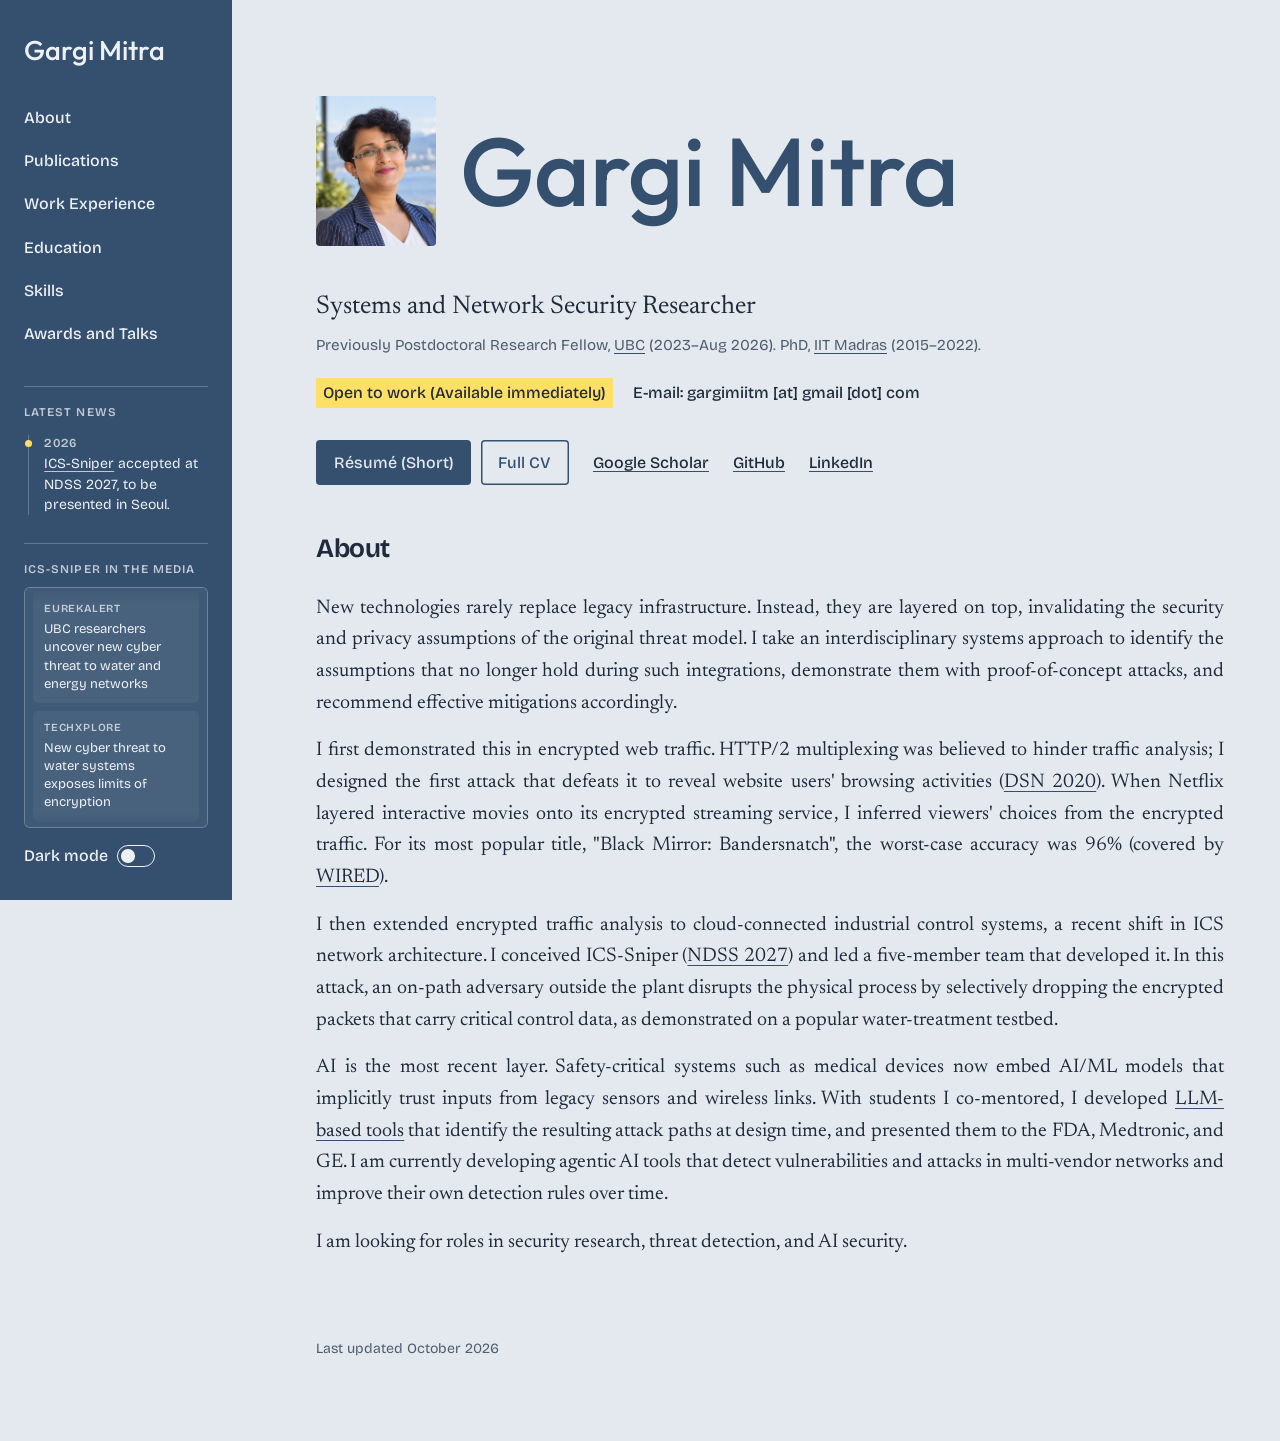
<file: index.html>
<!DOCTYPE html>
<html lang="en">
<head>
  <!-- Google tag (gtag.js) -->
<script async src="https://www.googletagmanager.com/gtag/js?id=G-JV43T0ZSGK"></script>
<script>
  window.dataLayer = window.dataLayer || [];
  function gtag(){dataLayer.push(arguments);}
  gtag('js', new Date());

  gtag('config', 'G-JV43T0ZSGK');
</script>
<meta charset="utf-8">
<meta name="viewport" content="width=device-width, initial-scale=1">

<!--
  HOW TO EDIT THIS SITE

  The site is eight files that must stay in the same folder:
    index.html       the home page (introduction, about and latest news)
    papers.html      the publications page
    experience.html  the work experience page
    education.html   the education page
    skills.html      the skills page
    awards.html      the awards and talks page
    style.css        the look of every page
    script.js        the behaviour of every page (nothing to edit)

  1. Open a page in any text editor. Search for "EDIT" to jump from one
     spot to the next. Everything you change is plain text between tags.

  2. To add a paper (in papers.html), a job (in experience.html), a degree
     (in education.html), or an award or talk (in awards.html): copy one whole
     <li class="entry"> ... </li> block, paste it at the top of its list
     (newest first), and change the text inside.

  3. To tag a paper (in papers.html): each paper has a <ul class="tags"> list.
     Every <li> in it is one research area. Add, remove or rename them freely;
     a paper can have as many as you like. The filter buttons above the
     paper list are built automatically from the tags you use, so there is
     no separate list to keep up to date. Spell a tag the same way every
     time ("Area one" on two papers becomes one button).

  4. To remove a section you do not need: delete everything from its
     <section ...> line down to its </section> line, then delete its link
     in the side panel on every page.

  5. Colours and fonts live in the ":root" block at the top of style.css.
     Change a value there and every page follows. The dark mode
     colours are in the short block right after it.

  6. Save your CV as CV.pdf in the "files" folder, and your photo as photo.jpg
     in the same folder as this file. The photo is cropped to a 4:5 portrait automatically;
     until photo.jpg exists, a dashed "Your photo" box holds its place.

  7. To add a news item (in index.html): find LATEST NEWS in the side panel,
     copy one <li> ... </li> block, paste it at the top of that list, and
     change the date and the sentence. To remove the news list altogether,
     delete everything from <div class="news"> down to its closing </div>.
-->

<!-- EDIT: the browser tab title and the short description search engines show -->
<title>Gargi Mitra | Systems and Network Security Researcher</title>
<meta name="description" content="Gargi works on security and privacy of modern networked systems.">
<meta property="og:title" content="Gargi Mitra">
<meta property="og:description" content="Systems and Network Security Researcher">
<meta property="og:type" content="website">

<!-- Chooses light or dark before the page is drawn: the visitor's own choice
     if they have used the switch before, otherwise their device setting. -->
<script>
(function () {
  var saved = null;
  try { saved = localStorage.getItem('theme'); } catch (e) {}
  var dark = saved === 'dark' || (saved !== 'light' && window.matchMedia('(prefers-color-scheme: dark)').matches);
  document.documentElement.setAttribute('data-theme', dark ? 'dark' : 'light');
})();
</script>

<link rel="preconnect" href="https://fonts.googleapis.com">
<link rel="preconnect" href="https://fonts.gstatic.com" crossorigin>
<link href="https://fonts.googleapis.com/css2?family=Bricolage+Grotesque:opsz,wdth,wght@12..96,75..100,400..800&family=Newsreader:ital,opsz,wght@0,6..72,400..650;1,6..72,400..650&display=swap" rel="stylesheet">
<!-- The font for your name -->
<link href="https://fonts.googleapis.com/css2?family=Outfit:wght@300;400;500;600&display=swap" rel="stylesheet">

<!-- The look of the site. Colours and fonts are at the top of this file. -->
<link rel="stylesheet" href="style.css">
</head>

<!-- class="home" lets the text on this page reach further to the right. The amount is set in style.css. -->
<body class="home">

<!-- ============================ SIDE PANEL ============================
     This block appears on every page. EDIT: one link per page or section.
     If you add, rename or remove a link, make the same change on every page.
     aria-current="page" marks the page you are on: keep it only on that page's own link. -->
<aside class="sidebar">
  <a class="site-name" href="index.html">Gargi Mitra</a>

  <nav class="nav" aria-label="Site">
    <a href="#about">About</a>
    <a href="papers.html">Publications</a>
    <a href="experience.html">Work Experience</a>
    <a href="education.html">Education</a>
    <a href="skills.html">Skills</a>
    <a href="awards.html">Awards and Talks</a>
  </nav>

  <!-- ============================ LATEST NEWS ============================
       Shown only on the home page. EDIT: one <li> per news item, newest first.
       The date is free text ("2026" or "Oct 2026"). The top item gets the yellow dot by itself.
       To link to a paper, use its id from papers.html, for example href="papers.html#ics-sniper". -->
  <div class="news">
    <h2 class="news-title">Latest news</h2>
    <ul class="news-list">

      <!-- NEW ITEM: copy from this <li> down to its closing </li>, paste above, edit -->
      <li>
        <span class="news-date">2026</span>
        <a href="papers.html#ics-sniper">ICS-Sniper</a> accepted at NDSS 2027, to be presented in Seoul.
      </li>

    </ul>
  </div>

  <!-- ====================== ICS-SNIPER IN THE MEDIA ======================
       Shown only on the home page, below Latest news. EDIT: one <li> per article.
       Each article is a card with the outlet's name and the headline.
       The cards scroll upward by themselves and stop while the mouse is over the box.
       Write each article once: script.js repeats the list so the scrolling loops without a gap.
       Visitors whose device asks for less motion get a still list they can scroll themselves. -->
  <div class="media">
    <h2 class="news-title">ICS-Sniper in the media</h2>
    <div class="media-box">
      <div class="media-track">
        <ul class="media-list">

          <!-- NEW ARTICLE: copy from this <li> down to its closing </li>, paste it, and change the link, outlet and headline -->
          <li>
            <a href="https://www.eurekalert.org/news-releases/1147784">
              <span class="media-outlet">EurekAlert</span>
              <span class="media-headline">UBC researchers uncover new cyber threat to water and energy networks</span>
            </a>
          </li>
          <li>
            <a href="https://techxplore.com/news/2026-10-cyber-threat-exposes-limits-encryption.html">
              <span class="media-outlet">TechXplore</span>
              <span class="media-headline">New cyber threat to water systems exposes limits of encryption</span>
            </a>
          </li>
          <li>
            <a href="https://bioengineer.org/encrypted-but-exposed-traffic-analysis-lets-hackers-disrupt-water-and-power-systems/">
              <span class="media-outlet">BioEngineer</span>
              <span class="media-headline">Encrypted but Exposed: Traffic Analysis Lets Hackers Disrupt Water and Power Systems</span>
            </a>
          </li>
          <li>
            <a href="https://www.miragenews.com/ubc-researchers-uncover-cyber-threat-to-water-1760420/">
              <span class="media-outlet">MirageNews</span>
              <span class="media-headline">UBC Researchers Uncover Cyber Threat to Water, Energy Networks</span>
            </a>
          </li>
          <li>
            <a href="https://www.securityweek.com/in-other-news-ics-sniper-attack-hacking-xworm-malware-operators-250k-chrome-exploit/">
              <span class="media-outlet">SecurityWeek</span>
              <span class="media-headline">In Other News: ICS-Sniper Attack, Hacking XWorm Malware Operators, $250k Chrome Exploit</span>
            </a>
          </li>
          <li> <!-- CHECK: headline read from the link, not from the article -->
            <a href="https://www.homelandsecuritynewswire.com/dr20261016-researchers-uncover-new-cyber-threat-to-water-and-energy-networks">
              <span class="media-outlet">Homeland Security News Wire</span>
              <span class="media-headline">Researchers Uncover New Cyber Threat to Water and Energy Networks</span>
            </a>
          </li>
          <li> <!-- CHECK: headline read from the link, not from the article -->
            <a href="https://techgig.com/news/cybersecurity/ics-sniper-xworm-rat-chrome-exploit-highlight-cyber-threats/135006624?next=1">
              <span class="media-outlet">TechGig</span>
              <span class="media-headline">ICS-Sniper, XWorm RAT and Chrome exploit highlight cyber threats</span>
            </a>
          </li>

        </ul>
      </div>
    </div>
  </div>

  <!-- The light / dark switch. Nothing to edit. -->
  <button class="theme-switch" type="button" role="switch" aria-checked="false" hidden>
    <span>Dark mode</span>
    <span class="theme-switch-track" aria-hidden="true"><span class="theme-switch-knob"></span></span>
  </button>
</aside>

<div class="page">

  <!-- ====================== NAME AND INTRODUCTION ====================== -->
  <header class="hero">
    <div class="name-row">

      <!-- EDIT: your photo. Save it as photo.jpg next to this file (or change
           the file name below) and put your name in the alt text. Until the
           file exists, the dashed "Your photo" box shows instead. -->
      <div class="photo">
        <span class="photo-empty" aria-hidden="true">Your photo</span>
        <img src="images/gargi.png" alt="Gargi Mitra" onerror="this.remove()">
      </div>

      <!-- EDIT: your name -->
      <h1>Gargi Mitra</h1>

    </div>

    <div class="intro-text">
      <!-- EDIT: one sentence. Who you are, where, and what you work on. -->
      <p class="lede">Systems and Network Security Researcher </p>
      <!-- <p class="lede">Solving emerging problems through interdisciplinary research</p> -->

      <!-- EDIT: your background in one quiet line. Delete this whole <p> to remove it. -->
      <p class="background">Previously Postdoctoral Research Fellow, <a href="experience.html">UBC</a> (2023–Aug 2026). PhD, <a href="education.html">IIT Madras</a> (2015–2022).</p>

      <!-- EDIT: what you are looking for, then your email.
           When you are not job hunting, delete only the <span class="marker">...</span> part.
           The email is written with [at] and [dot] so that address-collecting programs cannot read it.
           It is plain text, not a link. -->
      <p class="status"><span class="marker">Open to work (Available immediately)</span> <span>E-mail: <span class="email-text">gargimiitm [at] gmail [dot] com</span></span></p>

      <!-- EDIT: your links. Delete any you do not use. -->
      <p class="contact-links">
        <span class="cv-buttons">
          <a class="button" href="./files/Resume.pdf">Résumé (Short)</a>
          <a class="button button-outline" href="./files/CV_detailed.pdf">Full CV</a>
        </span>
        <a href="https://scholar.google.com/citations?user=M216DzwAAAAJ&amp;hl=en">Google Scholar</a>
        <a href="https://github.com/ICS-Sniper">GitHub</a>
        <a href="https://ca.linkedin.com/in/gargimitraiitm">LinkedIn</a>
      </p>
    </div>
  </header>

  <!-- ============================== ABOUT ============================== -->
  <section id="about">
    <h2>About</h2>
    <!-- EDIT: your pitch. Each <p> ... </p> is one paragraph. -->
    <p>New technologies rarely replace legacy infrastructure. Instead, they are layered on top, invalidating the security and privacy assumptions of the original threat model. I take an interdisciplinary systems approach to identify the assumptions that no longer hold during such integrations, demonstrate them with proof-of-concept attacks, and recommend effective mitigations accordingly.</p>

    <p>I first demonstrated this in encrypted web traffic. HTTP/2 multiplexing was believed to hinder traffic analysis; I designed the first attack that defeats it to reveal website users' browsing activities (<a href="https://ieeexplore.ieee.org/abstract/document/9153390">DSN 2020</a>). When Netflix layered interactive movies onto its encrypted streaming service, I inferred viewers' choices from the encrypted traffic. For its most popular title, "Black Mirror: Bandersnatch", the worst-case accuracy was 96% (covered by <a href="https://www.wired.com/story/netflix-interactive-bandersnatch-hackers-choices/">WIRED</a>).</p>

    <p>I then extended encrypted traffic analysis to cloud-connected industrial control systems, a recent shift in ICS network architecture. I conceived ICS-Sniper (<a href="https://arxiv.org/pdf/2312.06140">NDSS 2027</a>) and led a five-member team that developed it. In this attack, an on-path adversary outside the plant disrupts the physical process by selectively dropping the encrypted packets that carry critical control data, as demonstrated on a popular water-treatment testbed.</p>

    <p>AI is the most recent layer. Safety-critical systems such as medical devices now embed AI/ML models that implicitly trust inputs from legacy sensors and wireless links. With students I co-mentored, I developed <a href="https://link.springer.com/chapter/10.1007/978-3-032-13800-2_11">LLM-based tools</a> that identify the resulting attack paths at design time, and presented them to the FDA, Medtronic, and GE. I am currently developing agentic AI tools that detect vulnerabilities and attacks in multi-vendor networks and improve their own detection rules over time.</p>

    <p>I am looking for roles in security research, threat detection, and AI security.</p>
  </section>

  <!-- EDIT: change the date whenever you update the page -->
  <p class="foot">Last updated October 2026</p>

</div>

<!-- The behaviour of the site: light / dark switch, paper filter, paper abstracts. -->
<script src="script.js"></script>
</body>
</html>
</file>
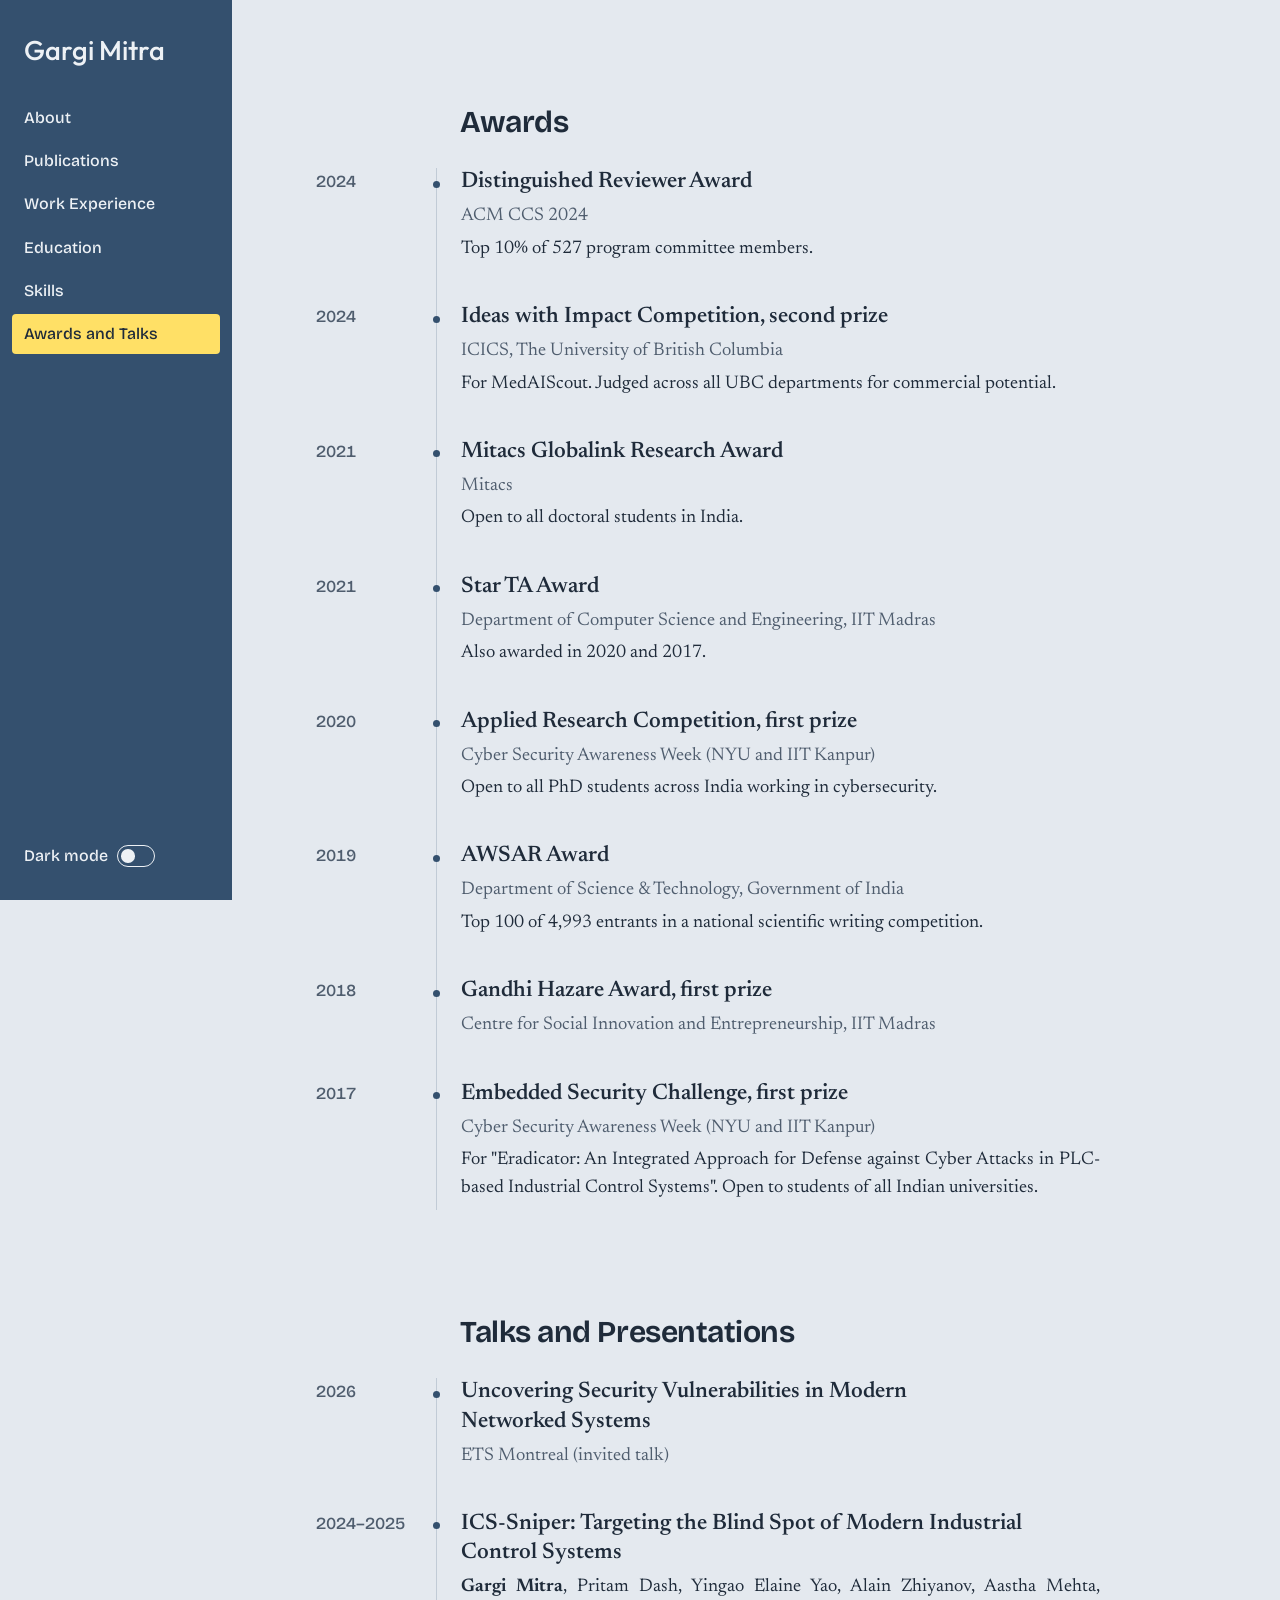
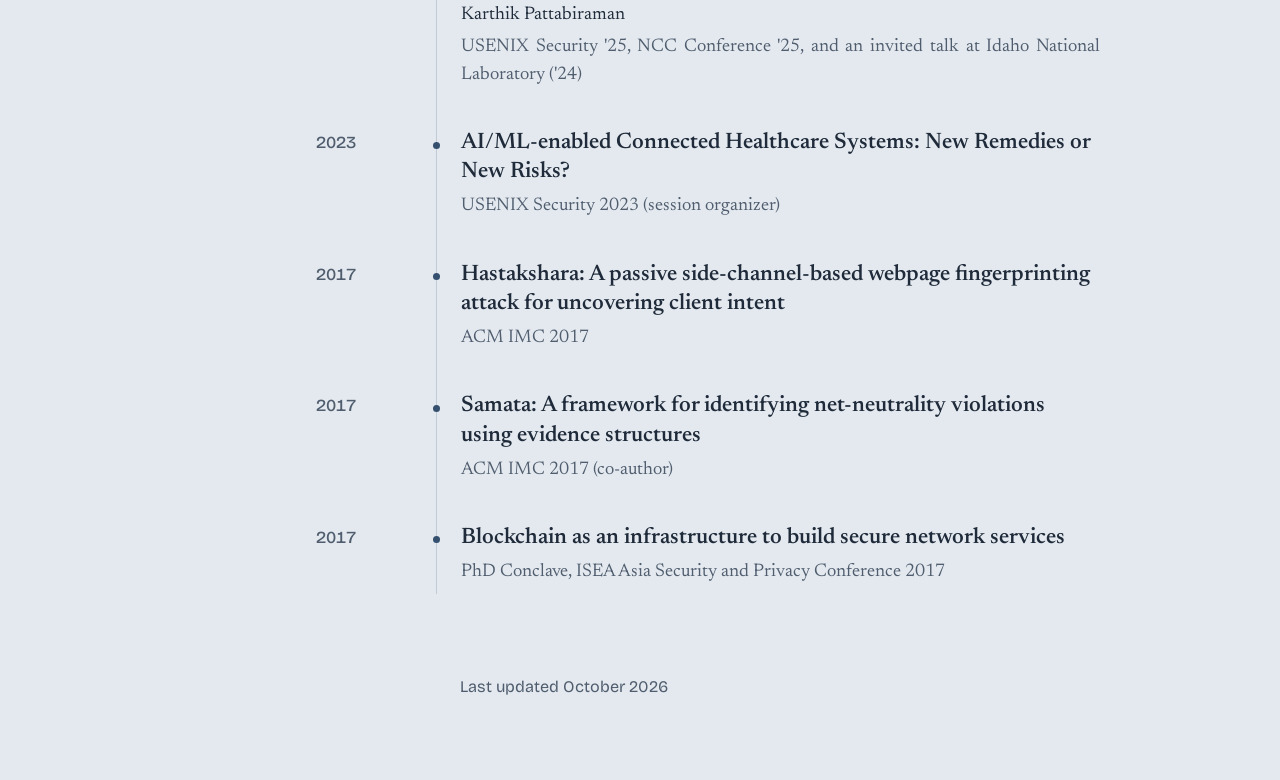
<file: awards.html>
<!DOCTYPE html>
<html lang="en">
<head>
<meta charset="utf-8">
<meta name="viewport" content="width=device-width, initial-scale=1">

<!--
  THE AWARDS AND TALKS PAGE. Editing notes for the whole site are at the top of index.html.
  This page needs style.css and script.js in the same folder.
-->

<!-- EDIT: the browser tab title and the short description search engines show -->
<title>Awards and Talks | Gargi Mitra</title>
<meta name="description" content="Awards, talks and presentations by Gargi Mitra, systems and network security researcher.">
<meta property="og:title" content="Awards and Talks | Gargi Mitra">
<meta property="og:description" content="Awards, talks and presentations.">
<meta property="og:type" content="website">

<!-- Chooses light or dark before the page is drawn: the visitor's own choice
     if they have used the switch before, otherwise their device setting. -->
<script>
(function () {
  var saved = null;
  try { saved = localStorage.getItem('theme'); } catch (e) {}
  var dark = saved === 'dark' || (saved !== 'light' && window.matchMedia('(prefers-color-scheme: dark)').matches);
  document.documentElement.setAttribute('data-theme', dark ? 'dark' : 'light');
})();
</script>

<link rel="preconnect" href="https://fonts.googleapis.com">
<link rel="preconnect" href="https://fonts.gstatic.com" crossorigin>
<link href="https://fonts.googleapis.com/css2?family=Bricolage+Grotesque:opsz,wdth,wght@12..96,75..100,400..800&family=Newsreader:ital,opsz,wght@0,6..72,400..650;1,6..72,400..650&display=swap" rel="stylesheet">
<!-- The font for your name -->
<link href="https://fonts.googleapis.com/css2?family=Outfit:wght@300;400;500;600&display=swap" rel="stylesheet">

<!-- The look of the site. Colours and fonts are at the top of this file. -->
<link rel="stylesheet" href="style.css">
</head>

<!-- class="larger-text" shows this page's text 15% larger. The amount is set near the top of style.css. -->
<body class="larger-text">

<!-- ============================ SIDE PANEL ============================
     This block appears on every page. EDIT: one link per page or section.
     If you add, rename or remove a link, make the same change on every page.
     aria-current="page" marks the page you are on: keep it only on that page's own link. -->
<aside class="sidebar">
  <a class="site-name" href="index.html">Gargi Mitra</a>

  <nav class="nav" aria-label="Site">
    <a href="index.html#about">About</a>
    <a href="papers.html">Publications</a>
    <a href="experience.html">Work Experience</a>
    <a href="education.html">Education</a>
    <a href="skills.html">Skills</a>
    <a href="awards.html" aria-current="page">Awards and Talks</a>
  </nav>

  <!-- The light / dark switch. Nothing to edit. -->
  <button class="theme-switch" type="button" role="switch" aria-checked="false" hidden>
    <span>Dark mode</span>
    <span class="theme-switch-track" aria-hidden="true"><span class="theme-switch-knob"></span></span>
  </button>
</aside>

<div class="page">

  <!-- ============================== AWARDS ============================== -->
  <section id="awards">
    <h2>Awards</h2>
    <ol class="timeline">

      <!-- NEW AWARD: copy from this <li> down to its closing </li>, paste above, edit -->
      <li class="entry">
        <span class="when">2024</span>
        <div class="what">
          <h3>Distinguished Reviewer Award</h3>
          <p class="where">ACM CCS 2024</p>
          <p>Top 10% of 527 program committee members.</p>
        </div>
      </li>

      <li class="entry">
        <span class="when">2024</span>
        <div class="what">
          <h3>Ideas with Impact Competition, second prize</h3>
          <p class="where">ICICS, The University of British Columbia</p>
          <p>For MedAIScout. Judged across all UBC departments for commercial potential.</p>
        </div>
      </li>

      <li class="entry">
        <span class="when">2021</span>
        <div class="what">
          <h3>Mitacs Globalink Research Award</h3>
          <p class="where">Mitacs</p>
          <p>Open to all doctoral students in India.</p>
        </div>
      </li>

      <li class="entry">
        <span class="when">2021</span>
        <div class="what">
          <h3>Star TA Award</h3>
          <p class="where">Department of Computer Science and Engineering, IIT Madras</p>
          <p>Also awarded in 2020 and 2017.</p>
        </div>
      </li>

      <li class="entry">
        <span class="when">2020</span>
        <div class="what">
          <h3>Applied Research Competition, first prize</h3>
          <p class="where">Cyber Security Awareness Week (NYU and IIT Kanpur)</p>
          <p>Open to all PhD students across India working in cybersecurity.</p>
        </div>
      </li>

      <li class="entry">
        <span class="when">2019</span>
        <div class="what">
          <h3>AWSAR Award</h3>
          <p class="where">Department of Science &amp; Technology, Government of India</p>
          <p>Top 100 of 4,993 entrants in a national scientific writing competition.</p>
        </div>
      </li>

      <li class="entry">
        <span class="when">2018</span>
        <div class="what">
          <h3>Gandhi Hazare Award, first prize</h3>
          <p class="where">Centre for Social Innovation and Entrepreneurship, IIT Madras</p>
        </div>
      </li>

      <li class="entry">
        <span class="when">2017</span>
        <div class="what">
          <h3>Embedded Security Challenge, first prize</h3>
          <p class="where">Cyber Security Awareness Week (NYU and IIT Kanpur)</p>
          <p>For "Eradicator: An Integrated Approach for Defense against Cyber Attacks in PLC-based Industrial Control Systems". Open to students of all Indian universities.</p>
        </div>
      </li>

    </ol>
  </section>

  <!-- ====================== TALKS AND PRESENTATIONS ====================== -->
  <section id="talks">
    <h2>Talks and Presentations</h2>
    <ol class="timeline">

      <!-- NEW TALK: copy from this <li> down to its closing </li>, paste above, edit -->
      <li class="entry">
        <span class="when">2026</span>
        <div class="what">
          <h3>Uncovering Security Vulnerabilities in Modern Networked Systems</h3>
          <p class="where">ETS Montreal (invited talk)</p>
        </div>
      </li>

      <li class="entry">
        <span class="when">2024–2025</span>
        <div class="what">
          <h3>ICS-Sniper: Targeting the Blind Spot of Modern Industrial Control Systems</h3>
          <p class="who"><b>Gargi Mitra</b>, Pritam Dash, Yingao Elaine Yao, Alain Zhiyanov, Aastha Mehta, Karthik Pattabiraman</p>
          <p class="where">USENIX Security '25, NCC Conference '25, and an invited talk at Idaho National Laboratory ('24)</p>
        </div>
      </li>

      <li class="entry">
        <span class="when">2023</span>
        <div class="what">
          <h3>AI/ML-enabled Connected Healthcare Systems: New Remedies or New Risks?</h3>
          <p class="where">USENIX Security 2023 (session organizer)</p>
        </div>
      </li>

      <li class="entry">
        <span class="when">2017</span>
        <div class="what">
          <h3>Hastakshara: A passive side-channel-based webpage fingerprinting attack for uncovering client intent</h3>
          <p class="where">ACM IMC 2017</p>
        </div>
      </li>

      <li class="entry">
        <span class="when">2017</span>
        <div class="what">
          <h3>Samata: A framework for identifying net-neutrality violations using evidence structures</h3>
          <p class="where">ACM IMC 2017 (co-author)</p>
        </div>
      </li>

      <li class="entry">
        <span class="when">2017</span>
        <div class="what">
          <h3>Blockchain as an infrastructure to build secure network services</h3>
          <p class="where">PhD Conclave, ISEA Asia Security and Privacy Conference 2017</p>
        </div>
      </li>

    </ol>
  </section>

  <!-- EDIT: change the date whenever you update the page -->
  <p class="foot">Last updated October 2026</p>

</div>

<!-- The behaviour of the site: light / dark switch, paper filter, paper abstracts. -->
<script src="script.js"></script>
</body>
</html>
</file>
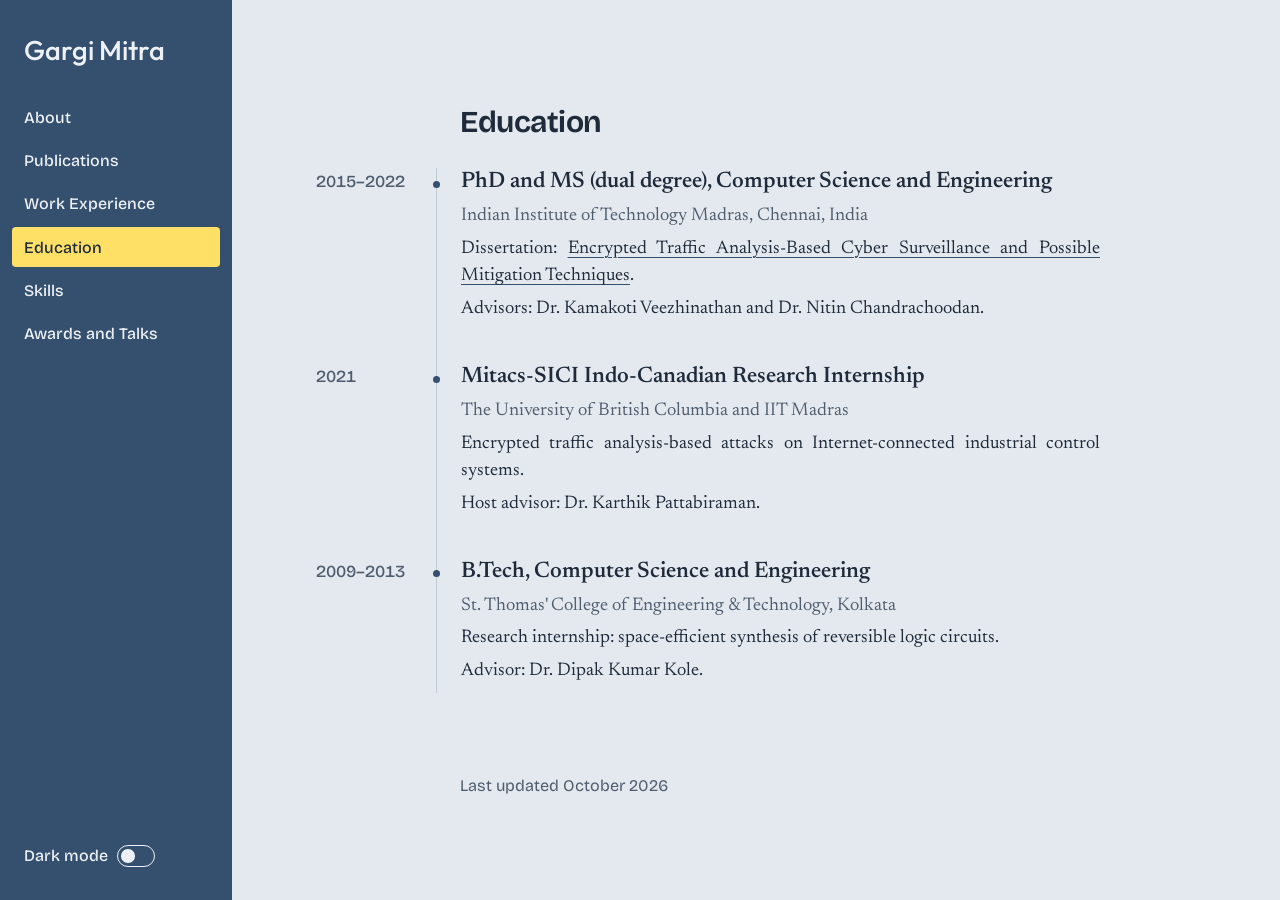
<file: education.html>
<!DOCTYPE html>
<html lang="en">
<head>
<meta charset="utf-8">
<meta name="viewport" content="width=device-width, initial-scale=1">

<!--
  THE EDUCATION PAGE. Editing notes for the whole site are at the top of index.html.
  This page needs style.css and script.js in the same folder.
-->

<!-- EDIT: the browser tab title and the short description search engines show -->
<title>Education | Gargi Mitra</title>
<meta name="description" content="Education of Gargi Mitra, systems and network security researcher.">
<meta property="og:title" content="Education | Gargi Mitra">
<meta property="og:description" content="Degrees and research training.">
<meta property="og:type" content="website">

<!-- Chooses light or dark before the page is drawn: the visitor's own choice
     if they have used the switch before, otherwise their device setting. -->
<script>
(function () {
  var saved = null;
  try { saved = localStorage.getItem('theme'); } catch (e) {}
  var dark = saved === 'dark' || (saved !== 'light' && window.matchMedia('(prefers-color-scheme: dark)').matches);
  document.documentElement.setAttribute('data-theme', dark ? 'dark' : 'light');
})();
</script>

<link rel="preconnect" href="https://fonts.googleapis.com">
<link rel="preconnect" href="https://fonts.gstatic.com" crossorigin>
<link href="https://fonts.googleapis.com/css2?family=Bricolage+Grotesque:opsz,wdth,wght@12..96,75..100,400..800&family=Newsreader:ital,opsz,wght@0,6..72,400..650;1,6..72,400..650&display=swap" rel="stylesheet">
<!-- The font for your name -->
<link href="https://fonts.googleapis.com/css2?family=Outfit:wght@300;400;500;600&display=swap" rel="stylesheet">

<!-- The look of the site. Colours and fonts are at the top of this file. -->
<link rel="stylesheet" href="style.css">
</head>

<!-- class="larger-text" shows this page's text 15% larger. The amount is set near the top of style.css. -->
<body class="larger-text">

<!-- ============================ SIDE PANEL ============================
     This block appears on every page. EDIT: one link per page or section.
     If you add, rename or remove a link, make the same change on every page.
     aria-current="page" marks the page you are on: keep it only on that page's own link. -->
<aside class="sidebar">
  <a class="site-name" href="index.html">Gargi Mitra</a>

  <nav class="nav" aria-label="Site">
    <a href="index.html#about">About</a>
    <a href="papers.html">Publications</a>
    <a href="experience.html">Work Experience</a>
    <a href="education.html" aria-current="page">Education</a>
    <a href="skills.html">Skills</a>
    <a href="awards.html">Awards and Talks</a>
  </nav>

  <!-- The light / dark switch. Nothing to edit. -->
  <button class="theme-switch" type="button" role="switch" aria-checked="false" hidden>
    <span>Dark mode</span>
    <span class="theme-switch-track" aria-hidden="true"><span class="theme-switch-knob"></span></span>
  </button>
</aside>

<div class="page">

  <!-- ============================ EDUCATION ============================ -->
  <section id="education">
    <h2>Education</h2>
    <ol class="timeline">

      <!-- NEW DEGREE OR QUALIFICATION: copy from this <li> down to its closing </li>, paste above, edit -->
      <li class="entry">
        <span class="when">2015–2022</span>
        <div class="what">
          <h3>PhD and MS (dual degree), Computer Science and Engineering</h3>
          <p class="where">Indian Institute of Technology Madras, Chennai, India</p>
          <p>Dissertation: <a href="papers/PhD_Thesis.pdf">Encrypted Traffic Analysis-Based Cyber Surveillance and Possible Mitigation Techniques</a>.</p>
          <p>Advisors: Dr. Kamakoti Veezhinathan and Dr. Nitin Chandrachoodan.</p>
        </div>
      </li>

      <li class="entry">
        <span class="when">2021</span>
        <div class="what">
          <h3>Mitacs-SICI Indo-Canadian Research Internship</h3>
          <p class="where">The University of British Columbia and IIT Madras</p>
          <p>Encrypted traffic analysis-based attacks on Internet-connected industrial control systems.</p>
          <p>Host advisor: Dr. Karthik Pattabiraman.</p>
        </div>
      </li>

      <li class="entry">
        <span class="when">2009–2013</span>
        <div class="what">
          <h3>B.Tech, Computer Science and Engineering</h3>
          <p class="where">St. Thomas' College of Engineering &amp; Technology, Kolkata</p>
          <p>Research internship: space-efficient synthesis of reversible logic circuits.</p>
          <p>Advisor: Dr. Dipak Kumar Kole.</p>
        </div>
      </li>

    </ol>
  </section>

  <!-- EDIT: change the date whenever you update the page -->
  <p class="foot">Last updated October 2026</p>

</div>

<!-- The behaviour of the site: light / dark switch, paper filter, paper abstracts. -->
<script src="script.js"></script>
</body>
</html>
</file>
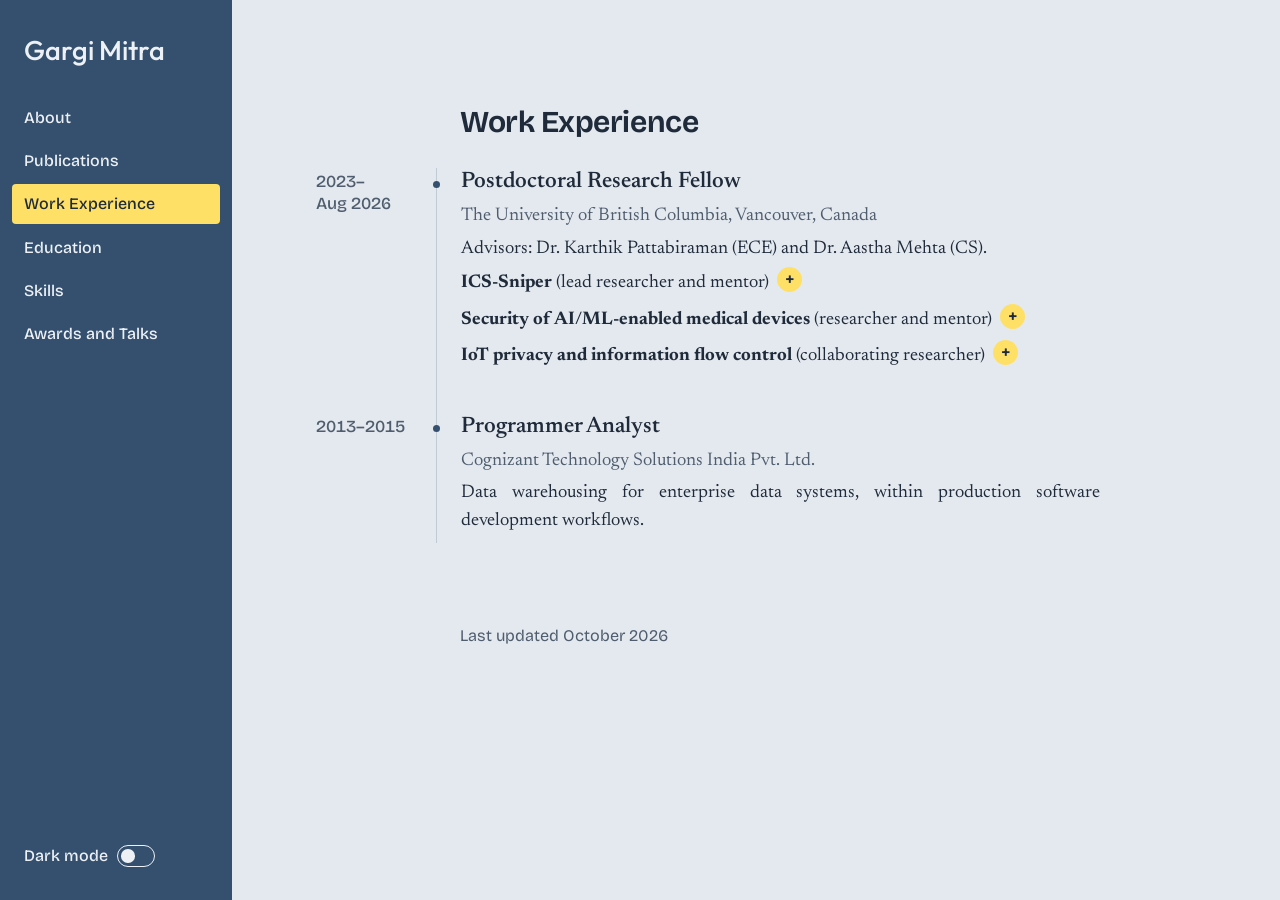
<file: experience.html>
<!DOCTYPE html>
<html lang="en">
<head>
<meta charset="utf-8">
<meta name="viewport" content="width=device-width, initial-scale=1">

<!--
  THE WORK EXPERIENCE PAGE. Editing notes for the whole site are at the top of index.html.
  This page needs style.css and script.js in the same folder.
-->

<!-- EDIT: the browser tab title and the short description search engines show -->
<title>Work Experience | Gargi Mitra</title>
<meta name="description" content="Work experience of Gargi Mitra, systems and network security researcher.">
<meta property="og:title" content="Work Experience | Gargi Mitra">
<meta property="og:description" content="Research and industry roles, with project details.">
<meta property="og:type" content="website">

<!-- Chooses light or dark before the page is drawn: the visitor's own choice
     if they have used the switch before, otherwise their device setting. -->
<script>
(function () {
  var saved = null;
  try { saved = localStorage.getItem('theme'); } catch (e) {}
  var dark = saved === 'dark' || (saved !== 'light' && window.matchMedia('(prefers-color-scheme: dark)').matches);
  document.documentElement.setAttribute('data-theme', dark ? 'dark' : 'light');
})();
</script>

<link rel="preconnect" href="https://fonts.googleapis.com">
<link rel="preconnect" href="https://fonts.gstatic.com" crossorigin>
<link href="https://fonts.googleapis.com/css2?family=Bricolage+Grotesque:opsz,wdth,wght@12..96,75..100,400..800&family=Newsreader:ital,opsz,wght@0,6..72,400..650;1,6..72,400..650&display=swap" rel="stylesheet">
<!-- The font for your name -->
<link href="https://fonts.googleapis.com/css2?family=Outfit:wght@300;400;500;600&display=swap" rel="stylesheet">

<!-- The look of the site. Colours and fonts are at the top of this file. -->
<link rel="stylesheet" href="style.css">
</head>

<!-- class="larger-text" shows this page's text 15% larger. The amount is set near the top of style.css. -->
<body class="larger-text">

<!-- ============================ SIDE PANEL ============================
     This block appears on every page. EDIT: one link per page or section.
     If you add, rename or remove a link, make the same change on every page.
     aria-current="page" marks the page you are on: keep it only on that page's own link. -->
<aside class="sidebar">
  <a class="site-name" href="index.html">Gargi Mitra</a>

  <nav class="nav" aria-label="Site">
    <a href="index.html#about">About</a>
    <a href="papers.html">Publications</a>
    <a href="experience.html" aria-current="page">Work Experience</a>
    <a href="education.html">Education</a>
    <a href="skills.html">Skills</a>
    <a href="awards.html">Awards and Talks</a>
  </nav>

  <!-- The light / dark switch. Nothing to edit. -->
  <button class="theme-switch" type="button" role="switch" aria-checked="false" hidden>
    <span>Dark mode</span>
    <span class="theme-switch-track" aria-hidden="true"><span class="theme-switch-knob"></span></span>
  </button>
</aside>

<div class="page">

  <!-- ========================= WORK EXPERIENCE ========================= -->
  <section id="experience">
    <h2>Work Experience</h2>
    <ol class="timeline">

      <!-- NEW ROLE: copy from this <li> down to its closing </li>, paste above, edit -->
      <li class="entry">
        <span class="when">2023–Aug&nbsp;2026</span>
        <div class="what">
          <h3>Postdoctoral Research Fellow</h3>
          <p class="where">The University of British Columbia, Vancouver, Canada</p>
          <p>Advisors: Dr. Karthik Pattabiraman (ECE) and Dr. Aastha Mehta (CS).</p>
          <!-- EDIT: one <details class="project"> block per project. The <summary> line is the
               project name; the bullet points stay hidden until a visitor clicks the + beside it. -->
          <details class="project">
            <summary><b>ICS-Sniper</b> (lead researcher and mentor)</summary>
            <ul>
              <li>Designed and implemented the first targeted blackhole attack that exploits the metadata of encrypted ICS/OT network traffic.</li>
              <li>Developed the full analysis chain: feature extraction from TLS- and VPN-encapsulated SCADA traffic, recovery of control-loop periodicity, clustering to identify target flows, and selective packet dropping in live traffic.</li>
              <li>Built hardware and software testbeds (S-SWaT, H-SWaT) with Allen-Bradley PLCs, and evaluated network-layer mitigations such as traffic shaping.</li>
              <li>Led a five-member, multi-year project and co-authored a grant proposal awarded CAD 500K by the National Cybersecurity Consortium of Canada (2024).</li>
              <li>Delivered talks at Idaho National Laboratory and ETS Montreal, and reported progress to the consortium every quarter.</li>
            </ul>
          </details>
          <details class="project">
            <summary><b>Security of AI/ML-enabled medical devices</b> (researcher and mentor)</summary>
            <ul>
              <li>Systematized the identification of inference-time security risks that emerge when AI/ML is integrated with legacy medical infrastructure.</li>
              <li>Defined threat models and built LLM- and RAG-based tools that identify these risks from a system's design, informed by MITRE ATT&amp;CK and ATLAS.</li>
              <li>Extended the work to detector robustness: evasion attacks on DNN-based anomaly detectors, and risk-profiling defenses against them.</li>
              <li>Mentored PhD, MASc, undergraduate and capstone students, with collaborators at UBC, the University of Virginia and IIT Madras.</li>
              <li>Presented the work to industry executives at Medtronic, GE and Medcrypt, and to the FDA.</li>
            </ul>
          </details>
          <details class="project">
            <summary><b>IoT privacy and information flow control</b> (collaborating researcher)</summary>
            <ul>
              <li>Contributed privacy research ideas to the group's IoT work.</li>
              <li>Co-authored Turnstile, a hybrid information flow control framework for GDPR-compliant IoT applications (EuroSys 2026).</li>
              <li>Co-authored ImmunoPlane, a middleware that brings adaptivity to distributed IoT applications (IoTDI 2024).</li>
            </ul>
          </details>
        </div>
      </li>

      <li class="entry">
        <span class="when">2013–2015</span>
        <div class="what">
          <h3>Programmer Analyst</h3>
          <p class="where">Cognizant Technology Solutions India Pvt. Ltd.</p>
          <p>Data warehousing for enterprise data systems, within production software development workflows.</p>
        </div>
      </li>

    </ol>
  </section>

  <!-- EDIT: change the date whenever you update the page -->
  <p class="foot">Last updated October 2026</p>

</div>

<!-- The behaviour of the site: light / dark switch, paper filter, paper abstracts. -->
<script src="script.js"></script>
</body>
</html>
</file>
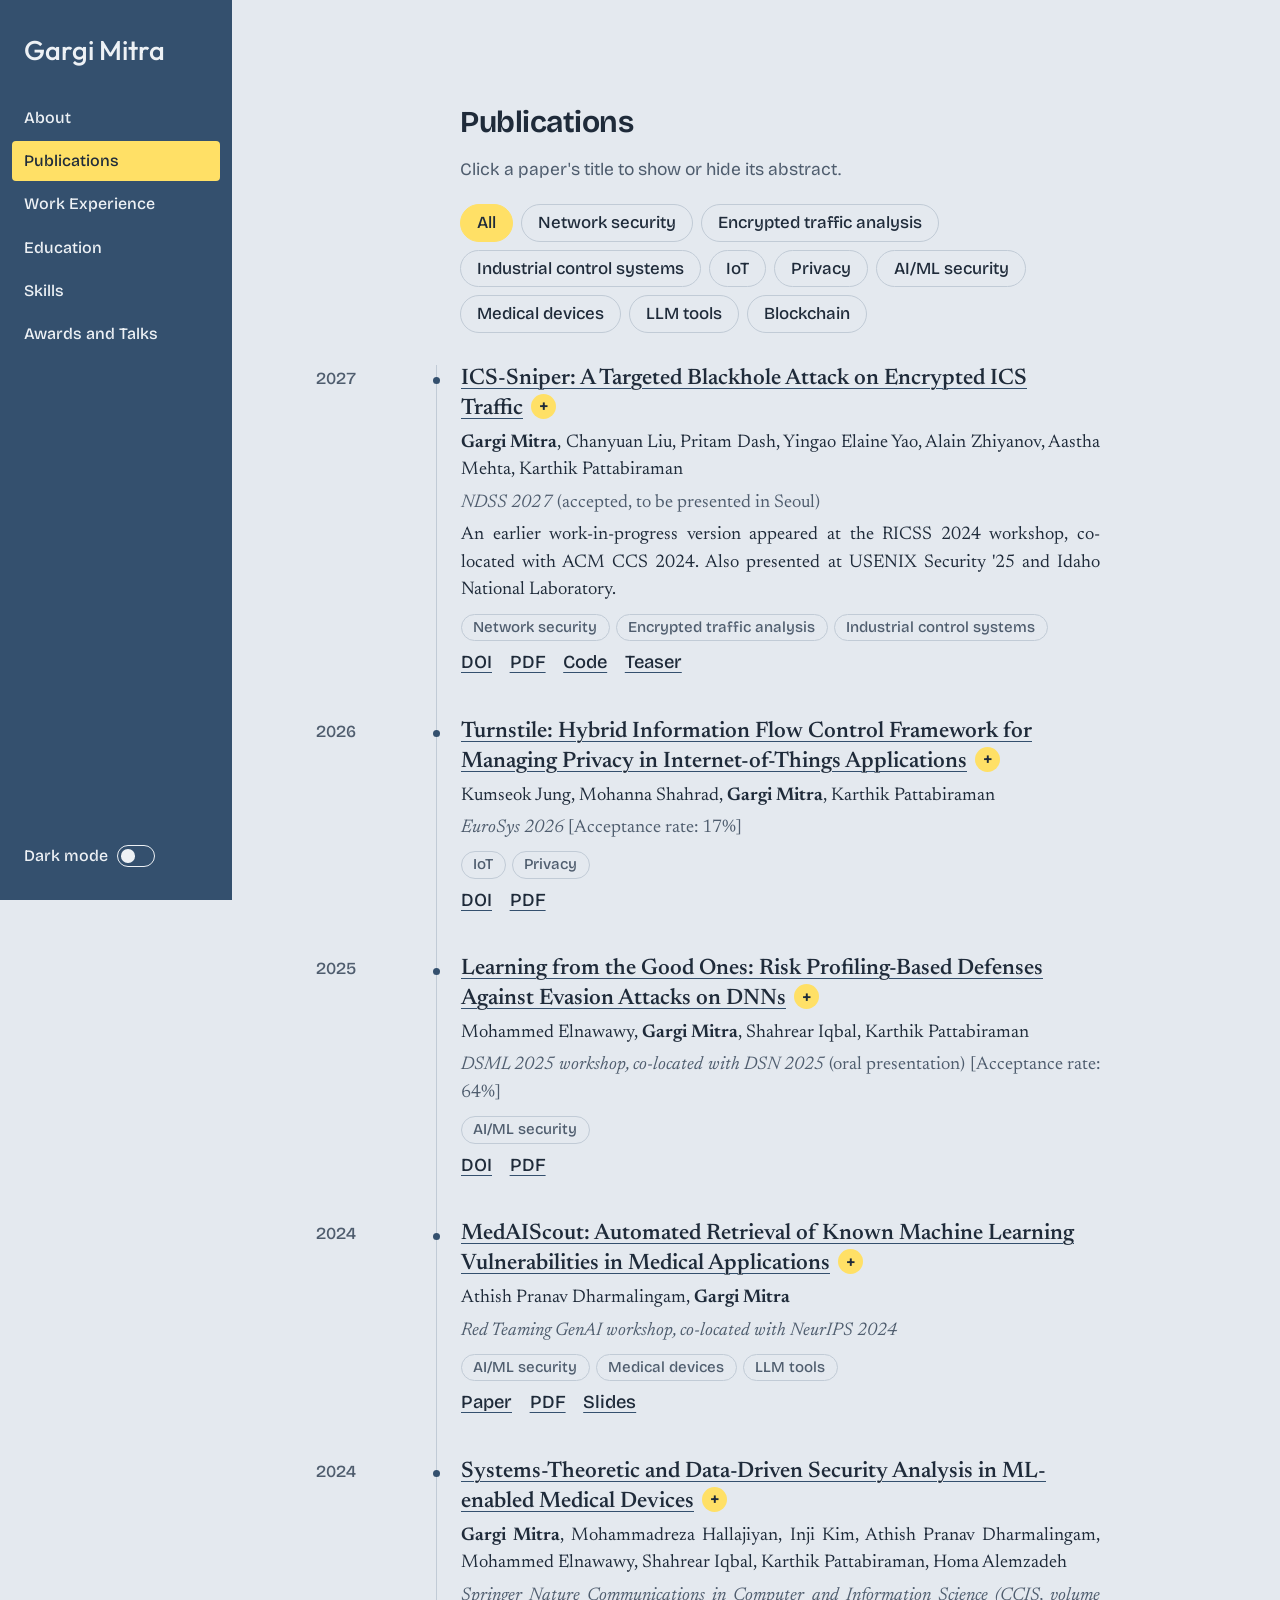
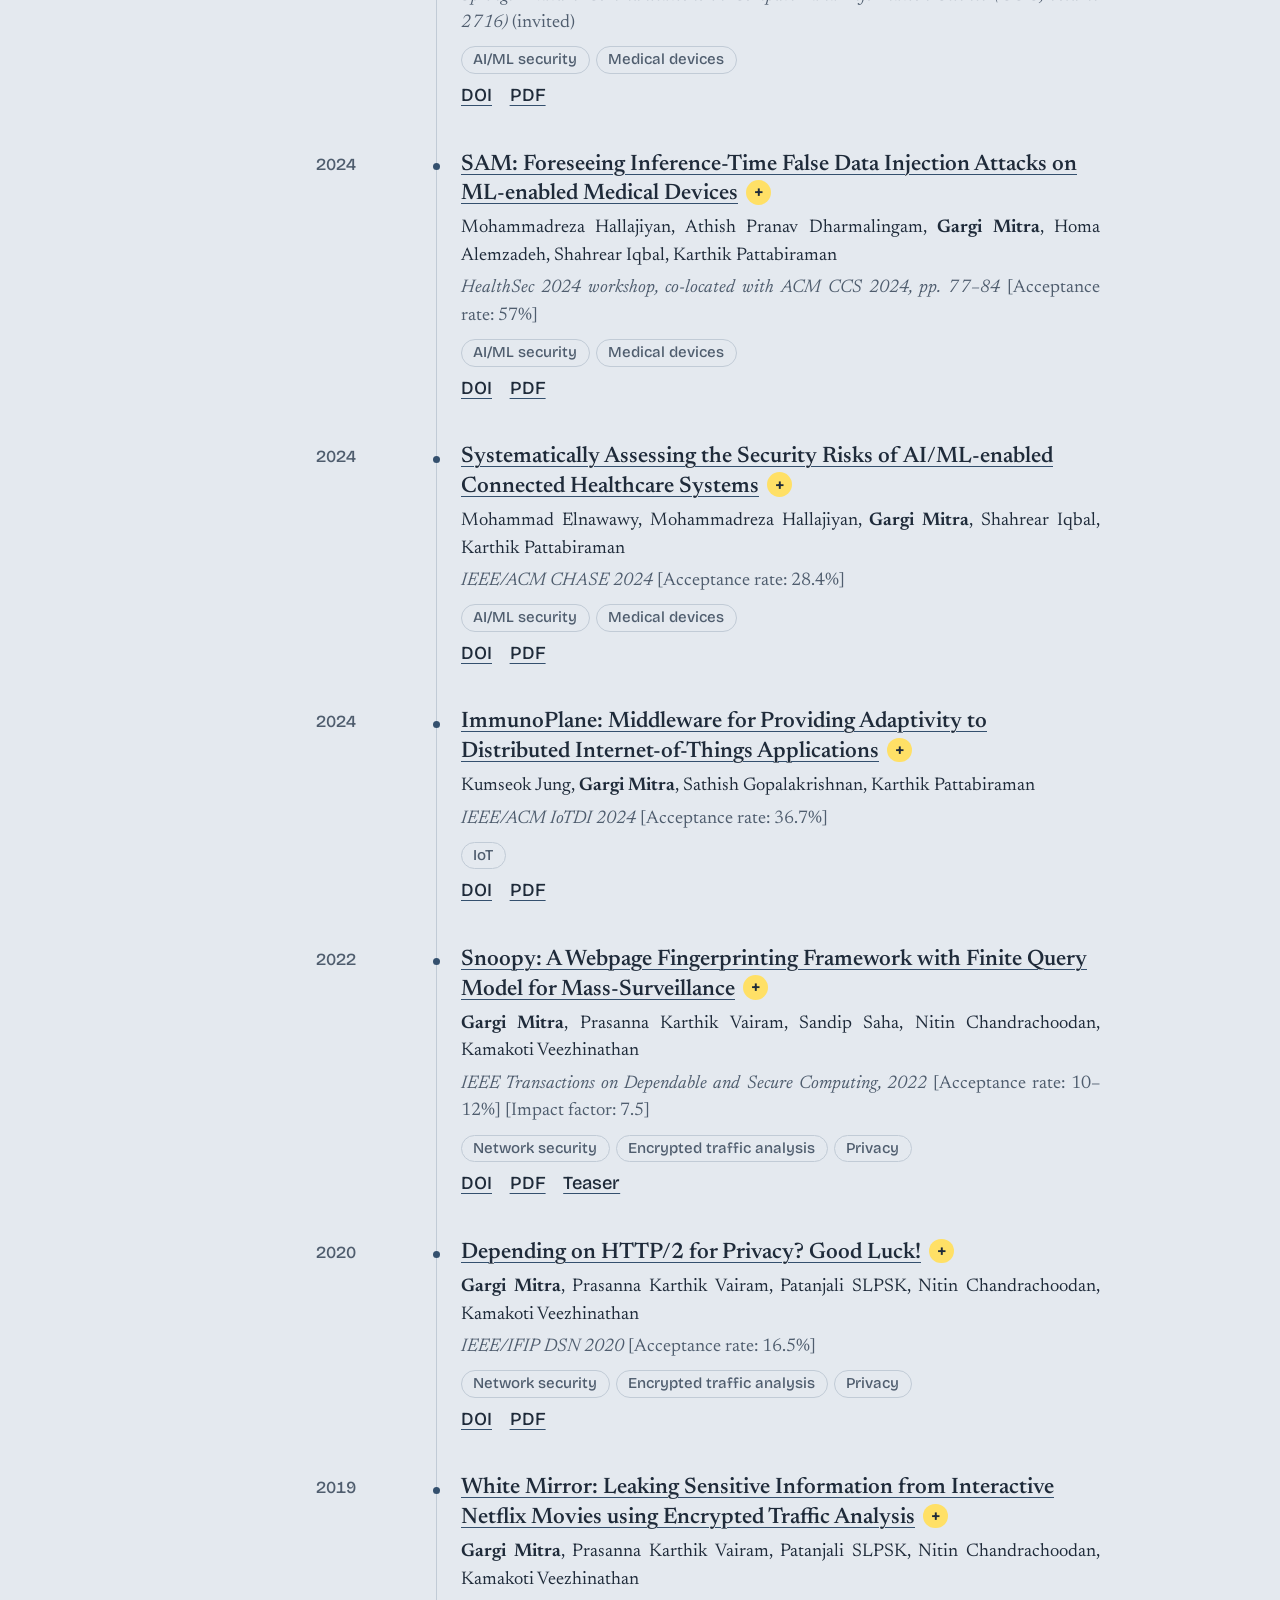
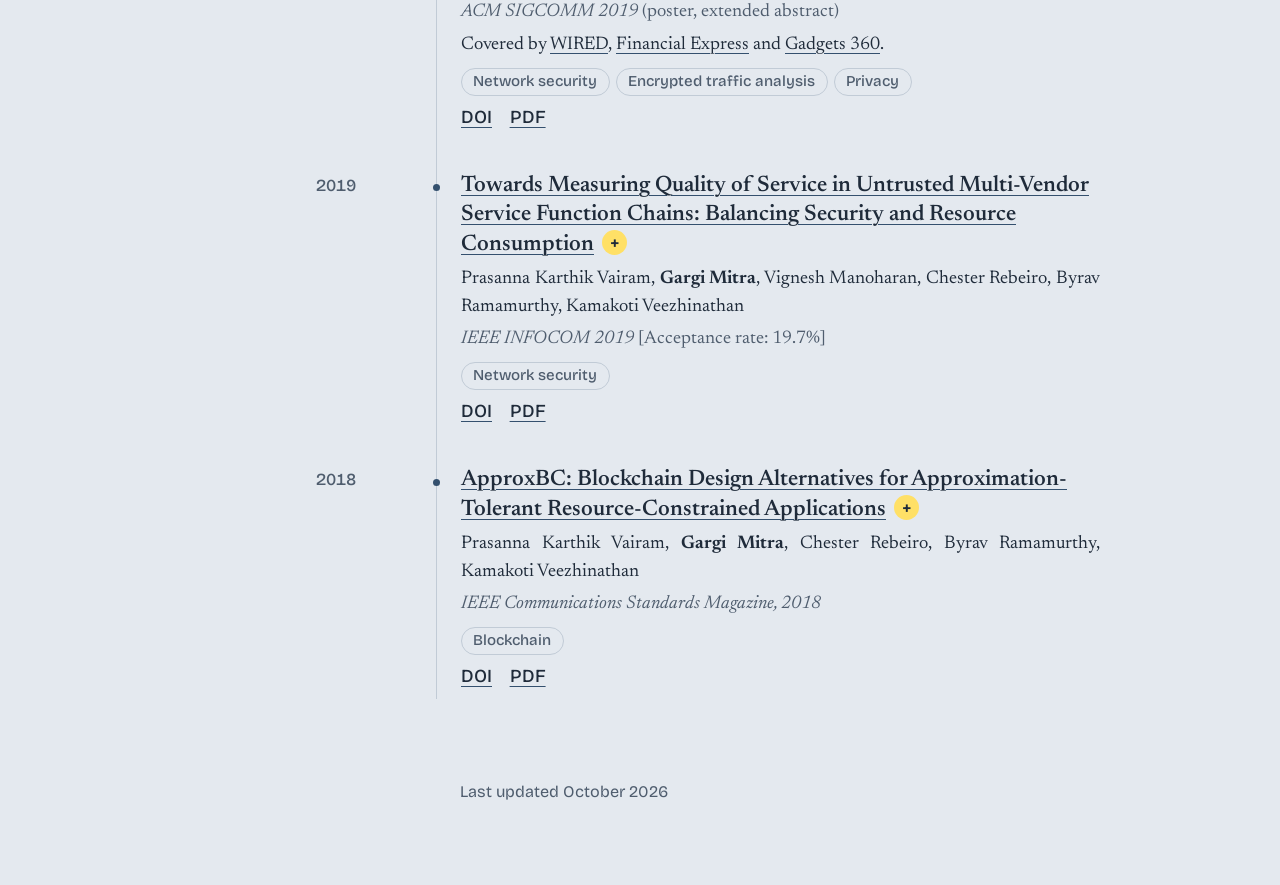
<file: papers.html>
<!DOCTYPE html>
<html lang="en">
<head>
<meta charset="utf-8">
<meta name="viewport" content="width=device-width, initial-scale=1">

<!--
  THE PAPERS PAGE. Editing notes for the whole site are at the top of index.html.
  This page needs style.css and script.js in the same folder.
-->

<!-- EDIT: the browser tab title and the short description search engines show -->
<title>Publications | Gargi Mitra</title>
<meta name="description" content="Peer-reviewed papers by Gargi Mitra, with abstracts, DOI links and PDFs.">
<meta property="og:title" content="Publications | Gargi Mitra">
<meta property="og:description" content="Peer-reviewed papers, with abstracts, DOI links and PDFs.">
<meta property="og:type" content="website">

<!-- Chooses light or dark before the page is drawn: the visitor's own choice
     if they have used the switch before, otherwise their device setting. -->
<script>
(function () {
  var saved = null;
  try { saved = localStorage.getItem('theme'); } catch (e) {}
  var dark = saved === 'dark' || (saved !== 'light' && window.matchMedia('(prefers-color-scheme: dark)').matches);
  document.documentElement.setAttribute('data-theme', dark ? 'dark' : 'light');
})();
</script>

<link rel="preconnect" href="https://fonts.googleapis.com">
<link rel="preconnect" href="https://fonts.gstatic.com" crossorigin>
<link href="https://fonts.googleapis.com/css2?family=Bricolage+Grotesque:opsz,wdth,wght@12..96,75..100,400..800&family=Newsreader:ital,opsz,wght@0,6..72,400..650;1,6..72,400..650&display=swap" rel="stylesheet">
<!-- The font for your name -->
<link href="https://fonts.googleapis.com/css2?family=Outfit:wght@300;400;500;600&display=swap" rel="stylesheet">

<!-- The look of the site. Colours and fonts are at the top of this file. -->
<link rel="stylesheet" href="style.css">
</head>

<!-- class="larger-text" shows this page's text 15% larger. The amount is set near the top of style.css. -->
<body class="larger-text">

<!-- ============================ SIDE PANEL ============================
     This block appears on every page. EDIT: one link per page or section.
     If you add, rename or remove a link, make the same change on every page.
     aria-current="page" marks the page you are on: keep it only on that page's own link. -->
<aside class="sidebar">
  <a class="site-name" href="index.html">Gargi Mitra</a>

  <nav class="nav" aria-label="Site">
    <a href="index.html#about">About</a>
    <a href="papers.html" aria-current="page">Publications</a>
    <a href="experience.html">Work Experience</a>
    <a href="education.html">Education</a>
    <a href="skills.html">Skills</a>
    <a href="awards.html">Awards and Talks</a>
  </nav>

  <!-- The light / dark switch. Nothing to edit. -->
  <button class="theme-switch" type="button" role="switch" aria-checked="false" hidden>
    <span>Dark mode</span>
    <span class="theme-switch-track" aria-hidden="true"><span class="theme-switch-knob"></span></span>
  </button>
</aside>

<div class="page">

  <!-- ============================== PAPERS ============================== -->
  <section id="papers">
    <h2>Publications</h2>
    <!-- EDIT: the instruction shown above the paper list -->
    <p class="hint" hidden>Click a paper's title to show or hide its abstract.</p>
    <!-- The filter buttons appear here by themselves, one per tag used below. -->
    <ol class="timeline">

      <!-- NEW PAPER: copy from this <li class="entry"> down to its closing </li>, paste above, edit -->
      <li class="entry" id="ics-sniper">
        <span class="when">2027</span>
        <div class="what">
          <!-- EDIT: this is the DOI of the arXiv preprint. Swap both links for the NDSS 2027 DOI once the paper is published. -->
          <h3><a href="https://doi.org/10.48550/arXiv.2312.06140">ICS-Sniper: A Targeted Blackhole Attack on Encrypted ICS Traffic</a></h3>
          <p class="who"><b>Gargi Mitra</b>, Chanyuan Liu, Pritam Dash, Yingao Elaine Yao, Alain Zhiyanov, Aastha Mehta, Karthik Pattabiraman</p>
          <p class="where"><i>NDSS 2027</i> (accepted, to be presented in Seoul)</p>
          <p>An earlier work-in-progress version appeared at the RICSS 2024 workshop, co-located with ACM CCS 2024. Also presented at USENIX Security '25 and Idaho National Laboratory.</p>
          <ul class="tags">
            <li>Network security</li>
            <li>Encrypted traffic analysis</li>
            <li>Industrial control systems</li>
          </ul>
          <p class="entry-links">
            <a href="https://doi.org/10.48550/arXiv.2312.06140">DOI</a>
            <a href="papers/ics-sniper.pdf">PDF</a>
            <a href="https://github.com/orgs/ICS-Sniper/repositories">Code</a>
            <a href="videos/ICS-Sniper.mp4">Teaser</a>
          </p>
          <!-- EDIT: the abstract a visitor sees after clicking the title. Paste the text between <p> and </p>. -->
          <div class="abstract" hidden>
            <p><b>Abstract.</b> Modern industrial control systems (ICS) increasingly host their Supervisory Control and Data Acquisition (SCADA) services in the cloud to reduce the costs of large-scale automation. To protect site-SCADA communications, ICS operators commonly use VPN tunneling and standard security practices. We show that, despite these security measures, an on-path Internet adversary can disrupt ICS operations without infiltrating the ICS perimeter, breaking encryption, or knowing the control logic. We present ICS-Sniper, a targeted blackhole attack that analyzes the VPN traffic metadata (sizes, direction, timing of packets) to identify narrow time windows, called critical superperiods, during which the site-SCADA traffic would likely contain highly critical commands or data. Post analysis, in a subsequent operational cycle, ICS-Sniper drops a small set of payload-carrying packets in the critical superperiods to disrupt the ICS’s operations. We demonstrate three attacks on two realistic modern Secure Water Treatment (SWaT) plant testbeds that can potentially violate the operational safety of the ICS while evading state-of-the-art ICS attack detectors.</p>
          </div>
        </div>
      </li>

      <li class="entry" id="turnstile">
        <span class="when">2026</span>
        <div class="what">
          <h3><a href="https://doi.org/10.1145/3767295.3769352">Turnstile: Hybrid Information Flow Control Framework for Managing Privacy in Internet-of-Things Applications</a></h3>
          <p class="who">Kumseok Jung, Mohanna Shahrad, <b>Gargi Mitra</b>, Karthik Pattabiraman</p>
          <p class="where"><i>EuroSys 2026</i> [Acceptance rate: 17%]</p>
          <!-- EDIT: one <li> per research area. Add or remove lines as needed. -->
          <ul class="tags">
            <li>IoT</li>
            <li>Privacy</li>
          </ul>
          <p class="entry-links">
            <a href="https://doi.org/10.1145/3767295.3769352">DOI</a>
            <a href="papers/turnstile.pdf">PDF</a>
          </p>
          <div class="abstract" hidden>
            <p><b>Abstract.</b> General awareness in privacy management has increased over the last decade, from consumers, companies, to governments. While cloud and mobile applications have taken steps forward in improving privacy management, the Internet-of-Things (IoT) domain has been behind in this aspect. Managing privacy in IoT applications is challenging, firstly because IoT applications handle data whose privacy implications change dynamically based on the information it contains. Second, the fragmented nature of the IoT ecosystem makes it difficult to apply a solution end-to-end. To provide a solution to privacy management in IoT, we design and implement Turnstile, a hybrid information flow control (IFC) framework. It identifies privacy-sensitive code paths through static taint analysis, and then integrates a dynamic information flow tracking (DIFT) mechanism into the application via selective code instrumentation. We evaluated Turnstile using 61 third-party IoT applications, and show that it can be an effective solution for managing the privacy of IoT applications.</p>
          </div>
        </div>
      </li>

      <li class="entry" id="good-ones">
        <span class="when">2025</span>
        <div class="what">
          <h3><a href="https://doi.org/10.1109/DSN-W65791.2025.00073">Learning from the Good Ones: Risk Profiling-Based Defenses Against Evasion Attacks on DNNs</a></h3>
          <p class="who">Mohammed Elnawawy, <b>Gargi Mitra</b>, Shahrear Iqbal, Karthik Pattabiraman</p>
          <p class="where"><i>DSML 2025 workshop, co-located with DSN 2025</i> (oral presentation) [Acceptance rate: 64%]</p>
          <ul class="tags">
            <li>AI/ML security</li>
          </ul>
          <p class="entry-links">
            <a href="https://doi.org/10.1109/DSN-W65791.2025.00073">DOI</a>
            <a href="papers/riskProfiling.pdf">PDF</a>
          </p>
          <div class="abstract" hidden>
            <p><b>Abstract.</b> Safety-critical applications such as healthcare and autonomous vehicles use deep neural networks (DNN) to make predictions and infer decisions. DNNs are susceptible to evasion attacks, where an adversary crafts a malicious data instance to trick the DNN into making wrong decisions at inference time. Existing defenses that protect DNNs against evasion attacks are either static or dynamic. Static defenses are computationally efficient but do not adapt to the evolving threat landscape, while dynamic defenses are adaptable but suffer from an increased computational overhead. To combine the best of both worlds, in this paper, we propose a novel risk profiling framework that uses a risk-aware strategy to selectively train static defenses using victim instances that exhibit the most resilient features and are hence more resilient against an evasion attack. We hypothesize that training existing defenses on instances that are less vulnerable to the attack enhances the adversarial detection rate by reducing false negatives. We evaluate the efficacy of our risk-aware selective training strategy on a blood glucose management system that demonstrates how training static anomaly detectors indiscriminately may result in an increased false negative rate, which could be life-threatening in safety-critical applications. Our experiments show that selective training on the less vulnerable patients achieves a recall increase of up to 27.5% with minimal impact on precision compared to indiscriminate training.</p>
          </div>
        </div>
      </li>

      <li class="entry" id="medaiscout">
        <span class="when">2024</span>
        <div class="what">
          <!-- This workshop paper has no DOI, so both links go to its NeurIPS 2024 workshop page. -->
          <h3><a href="https://neurips.cc/virtual/2024/106764">MedAIScout: Automated Retrieval of Known Machine Learning Vulnerabilities in Medical Applications</a></h3>
          <p class="who">Athish Pranav Dharmalingam, <b>Gargi Mitra</b></p>
          <p class="where"><i>Red Teaming GenAI workshop, co-located with NeurIPS 2024</i></p>
          <ul class="tags">
            <li>AI/ML security</li>
            <li>Medical devices</li>
            <li>LLM tools</li>
          </ul>
          <p class="entry-links">
            <a href="https://neurips.cc/virtual/2024/106764">Paper</a>
            <a href="papers/medaiscout.pdf">PDF</a>
            <a href="papers/medaiscout_poster.pdf">Slides</a>
          </p>
          <div class="abstract" hidden>
            <p><b>Abstract.</b> Machine learning (ML)-enabled medical devices are transforming the healthcare industry but are vulnerable to adversarial attacks that can compromise their safety. Current red teaming efforts often overlook these ML-specific threats, leaving devices exposed. To address this, we present MedAIScout, a semi-automated tool designed to retrieve information on known ML vulnerabilities relevant to ML-enabled medical devices. Through case studies on five FDA-approved ML-enabled devices, we demonstrate that MedAIScout effectively identifies relevant vulnerabilities in four of them, significantly aiding red teaming efforts.</p>
          </div>
        </div>
      </li>

      <li class="entry" id="systems-theoretic">
        <span class="when">2024</span>
        <div class="what">
          <h3><a href="https://doi.org/10.1007/978-3-032-13800-2_11">Systems-Theoretic and Data-Driven Security Analysis in ML-enabled Medical Devices</a></h3>
          <p class="who"><b>Gargi Mitra</b>, Mohammadreza Hallajiyan, Inji Kim, Athish Pranav Dharmalingam, Mohammed Elnawawy, Shahrear Iqbal, Karthik Pattabiraman, Homa Alemzadeh</p>
          <p class="where"><i>Springer Nature Communications in Computer and Information Science (CCIS, volume 2716)</i> (invited)</p>
          <ul class="tags">
            <li>AI/ML security</li>
            <li>Medical devices</li>
          </ul>
          <p class="entry-links">
            <a href="https://doi.org/10.1007/978-3-032-13800-2_11">DOI</a>
            <a href="papers/system-theoretic_springernature.pdf">PDF</a>
          </p>
          <div class="abstract" hidden>
            <p><b>Abstract.</b> The integration of AI/ML into medical devices is rapidly transforming healthcare by enhancing diagnostic and treatment facilities. However, this advancement also introduces serious cybersecurity risks due to the use of complex and often opaque models, extensive interconnectivity, interoperability with third-party peripheral devices, Internet connectivity, and vulnerabilities in the underlying technologies. These factors contribute to a broad attack surface and make threat prevention, detection, and mitigation challenging. Given the highly safety-critical nature of these devices, a cyberattack on these devices can cause the ML models to mispredict, thereby posing significant safety risks to patients. Therefore, ensuring the security of these devices from the time of design is essential. This paper underscores the urgency of addressing the cybersecurity challenges in ML-enabled medical devices at the pre-market phase. We begin by analyzing publicly available data on device recalls and adverse events, and known vulnerabilities, to understand the threat landscape of AI/ML-enabled medical devices and their repercussions on patient safety. Building on this analysis, we introduce a suite of tools and techniques designed by us to assist security analysts in conducting comprehensive premarket risk assessments. Our work aims to empower manufacturers to embed cybersecurity as a core design principle in AI/ML-enabled medical devices, thereby making them safe for patients.</p>
          </div>
        </div>
      </li>

      <li class="entry" id="sam">
        <span class="when">2024</span>
        <div class="what">
          <h3><a href="https://doi.org/10.1145/3689942.3694745">SAM: Foreseeing Inference-Time False Data Injection Attacks on ML-enabled Medical Devices</a></h3>
          <p class="who">Mohammadreza Hallajiyan, Athish Pranav Dharmalingam, <b>Gargi Mitra</b>, Homa Alemzadeh, Shahrear Iqbal, Karthik Pattabiraman</p>
          <p class="where"><i>HealthSec 2024 workshop, co-located with ACM CCS 2024, pp. 77–84</i> [Acceptance rate: 57%]</p>
          <ul class="tags">
            <li>AI/ML security</li>
            <li>Medical devices</li>
          </ul>
          <p class="entry-links">
            <a href="https://doi.org/10.1145/3689942.3694745">DOI</a>
            <a href="papers/sam.pdf">PDF</a>
          </p>
          <div class="abstract" hidden>
            <p><b>Abstract.</b> The increasing use of machine learning (ML) in medical systems necessitates robust security measures to mitigate potential threats. Current research often overlooks the risk of adversaries injecting false inputs through peripheral devices at inference time, leading to mispredictions in patients' conditions. These risks are hard to foresee and mitigate during the design phase since the system is assembled by end users at the time of use. To address this gap, we introduce SAM, a technique that enables security analysts to perform System Theoretic Process Analysis for Security (STPA-Sec) on ML-enabled medical devices during the design phase. SAM models the medical system as a control structure, with the ML engine as the controller and peripheral devices as potential points for false data injection. It interfaces with state-of-the-art vulnerability databases and Large Language Models (LLMs) to automate the discovery of vulnerabilities and generate a list of possible attack paths. We demonstrate the usefulness of SAM through case studies on two FDA-cleared medical devices: a blood glucose management system and a bone mineral density measurement software. SAM allows security analysts to expedite the security assessment of ML-enabled medical devices at the design phase. This proactive approach mitigates potential patient harm and reduces costs associated with post-deployment security measures.</p>
          </div>
        </div>
      </li>

      <li class="entry" id="chase">
        <span class="when">2024</span>
        <div class="what">
          <h3><a href="https://doi.org/10.1109/CHASE60773.2024.00019">Systematically Assessing the Security Risks of AI/ML-enabled Connected Healthcare Systems</a></h3>
          <p class="who">Mohammad Elnawawy, Mohammadreza Hallajiyan, <b>Gargi Mitra</b>, Shahrear Iqbal, Karthik Pattabiraman</p>
          <p class="where"><i>IEEE/ACM CHASE 2024</i> [Acceptance rate: 28.4%]</p>
          <ul class="tags">
            <li>AI/ML security</li>
            <li>Medical devices</li>
          </ul>
          <p class="entry-links">
            <a href="https://doi.org/10.1109/CHASE60773.2024.00019">DOI</a>
            <a href="papers/systematically_chase.pdf">PDF</a>
          </p>
          <div class="abstract" hidden>
            <p><b>Abstract.</b> The adoption of machine-learning-enabled systems in the healthcare domain is on the rise. While the use of ML in healthcare has several benefits, it also expands the threat surface of medical systems. We show that the use of ML in medical systems, particularly connected systems that involve interfacing the ML engine with multiple peripheral devices, has security risks that might cause life-threatening damage to a patient's health in case of adversarial interventions. These new risks arise due to security vulnerabilities in the peripheral devices and communication channels. We present a case study where we demonstrate an attack on an ML-enabled blood glucose monitoring system by introducing adversarial data points during inference. We show that an adversary can achieve this by exploiting a known vulnerability in the Bluetooth communication channel connecting the glucose meter with the ML-enabled app. We further show that state-of-the-art risk assessment techniques are not adequate for identifying and assessing these new risks. Our study highlights the need for novel risk analysis methods for analyzing the security of AI-enabled connected health devices.</p>
          </div>
        </div>
      </li>

      <li class="entry" id="immunoplane">
        <span class="when">2024</span>
        <div class="what">
          <h3><a href="https://doi.org/10.1109/IoTDI61053.2024.00006">ImmunoPlane: Middleware for Providing Adaptivity to Distributed Internet-of-Things Applications</a></h3>
          <p class="who">Kumseok Jung, <b>Gargi Mitra</b>, Sathish Gopalakrishnan, Karthik Pattabiraman</p>
          <p class="where"><i>IEEE/ACM IoTDI 2024</i> [Acceptance rate: 36.7%]</p>
          <ul class="tags">
            <li>IoT</li>
          </ul>
          <p class="entry-links">
            <a href="https://doi.org/10.1109/IoTDI61053.2024.00006">DOI</a>
            <a href="papers/immunoplane.pdf">PDF</a>
          </p>
          <div class="abstract" hidden>
            <p><b>Abstract.</b> Distributed Internet-of-Things (IoT) applications operate in a dynamic environment, and therefore need to adapt in response to unexpected failures and changes in the operating conditions. Making IoT applications adaptive is challenging due to two reasons. First, an IoT application comprises multiple service components, each with a different performance and dependability requirement. Second, an application can be deployed in vastly different runtime infrastructures, each varying in the availability of resources, and sources of faults. Hence, an adaptivity solution must be both application-aware and infrastructure-agnostic. In this paper, we present a middleware system called ImmunoPlane that transparently provides adaptivity to IoT applications. ImmunoPlane provides a domain-specific language for users to declaratively state application-specific requirements, and it produces an adaptive deployment plan based on the given infrastructure and the user-provided application requirements. We show that ImmunoPlane can satisfy application requirements such as availability, throughput, and latency, under both failures and network congestion, in three different infrastructures.</p>
          </div>
        </div>
      </li>

      <li class="entry" id="snoopy">
        <span class="when">2022</span>
        <div class="what">
          <h3><a href="https://doi.org/10.1109/TDSC.2022.3222462">Snoopy: A Webpage Fingerprinting Framework with Finite Query Model for Mass-Surveillance</a></h3>
          <p class="who"><b>Gargi Mitra</b>, Prasanna Karthik Vairam, Sandip Saha, Nitin Chandrachoodan, Kamakoti Veezhinathan</p>
          <p class="where"><i>IEEE Transactions on Dependable and Secure Computing, 2022</i> [Acceptance rate: 10–12%] [Impact factor: 7.5]</p>
          <ul class="tags">
            <li>Network security</li>
            <li>Encrypted traffic analysis</li>
            <li>Privacy</li>
          </ul>
          <p class="entry-links">
            <a href="https://doi.org/10.1109/TDSC.2022.3222462">DOI</a>
            <a href="papers/snoopy.pdf">PDF</a>
            <a href="videos/Snoopy.mp4">Teaser</a>
          </p>
          <div class="abstract" hidden>
            <p><b>Abstract.</b> Internet users are vulnerable to privacy attacks despite the use of encryption. Webpage fingerprinting, an attack that analyzes encrypted traffic, can identify the webpages visited by a user. The key challenges in performing mass-scale webpage fingerprinting arise from (i) the sheer number of combinations of user behavior and preferences to account for, and; (ii) the bound on the number of website queries imposed by the defense mechanisms (e.g., DDoS defense) deployed at the website. These constraints preclude the use of conventional data-intensive ML-based techniques. In this work, we propose Snoopy, a first-of-its-kind framework, that performs webpage fingerprinting for a large number of users visiting a website. Snoopy caters to the generalization requirements of mass-surveillance while complying with a bound on the number of website accesses (finite query model) for traffic sample collection. We show that Snoopy achieves ≈90% accuracy when evaluated on most websites, across various browsing contexts. A simple ensemble of Snoopy and an ML-based technique achieves ≈97% accuracy while adhering to the finite query model, in cases when Snoopy alone does not perform well.</p>
          </div>
        </div>
      </li>

      <li class="entry" id="http2">
        <span class="when">2020</span>
        <div class="what">
          <h3><a href="https://doi.org/10.1109/DSN48063.2020.00044">Depending on HTTP/2 for Privacy? Good Luck!</a></h3>
          <p class="who"><b>Gargi Mitra</b>, Prasanna Karthik Vairam, Patanjali SLPSK, Nitin Chandrachoodan, Kamakoti Veezhinathan</p>
          <p class="where"><i>IEEE/IFIP DSN 2020</i> [Acceptance rate: 16.5%]</p>
          <ul class="tags">
            <li>Network security</li>
            <li>Encrypted traffic analysis</li>
            <li>Privacy</li>
          </ul>
          <p class="entry-links">
            <a href="https://doi.org/10.1109/DSN48063.2020.00044">DOI</a>
            <a href="papers/http2.pdf">PDF</a>
          </p>
          <div class="abstract" hidden>
            <p><b>Abstract.</b> HTTP/2 introduced multi-threaded server operation for performance improvement over HTTP/1.1. Recent works have discovered that multi-threaded operation results in multiplexed object transmission, that can also have an unanticipated positive effect on TLS/SSL privacy. In fact, these works go on to design privacy schemes that rely heavily on multiplexing to obfuscate the sizes of the objects based on which the attackers inferred sensitive information. Orthogonal to these works, we examine if the privacy offered by such schemes work in practice. In this work, we show that it is possible for a network adversary with modest capabilities to completely break the privacy offered by the schemes that leverage HTTP/2 multiplexing. Our adversary works based on the following intuition: restricting only one HTTP/2 object to be in the server queue at any point of time will eliminate multiplexing of that object and any privacy benefit thereof. In our scheme, we begin by studying if (1) packet delays, (2) network jitter, (3) bandwidth limitation, and (4) targeted packet drops have an impact on the number of HTTP/2 objects processed by the server at an instant of time. Based on these insights, we design our adversary that forces the server to serialize object transmissions, thereby completing the attack. Our adversary was able to break the privacy of a real-world HTTP/2 website 90% of the time, the code for which will be released. To the best of our knowledge, this is the first privacy attack on HTTP/2.</p>
          </div>
        </div>
      </li>

      <li class="entry" id="white-mirror">
        <span class="when">2019</span>
        <div class="what">
          <h3><a href="https://doi.org/10.1145/3342280.3342330">White Mirror: Leaking Sensitive Information from Interactive Netflix Movies using Encrypted Traffic Analysis</a></h3>
          <p class="who"><b>Gargi Mitra</b>, Prasanna Karthik Vairam, Patanjali SLPSK, Nitin Chandrachoodan, Kamakoti Veezhinathan</p>
          <p class="where"><i>ACM SIGCOMM 2019</i> (poster, extended abstract)</p>
          <p>Covered by <a href="https://www.wired.com/story/netflix-interactive-bandersnatch-hackers-choices/">WIRED</a>, <a href="https://www.financialexpress.com/life/technology-netflix-bandersnatch-you-vs-wild-bear-grylss-hacking-iit-madras-1555841/">Financial Express</a> and <a href="https://www.gadgets360.com/entertainment/news/netflix-hackers-interactive-movies-choices-bandersnatch-iit-madras-research-2026878">Gadgets 360</a>.</p>
          <ul class="tags">
            <li>Network security</li>
            <li>Encrypted traffic analysis</li>
            <li>Privacy</li>
          </ul>
          <p class="entry-links">
            <a href="https://doi.org/10.1145/3342280.3342330">DOI</a>
            <a href="papers/white_mirror.pdf">PDF</a>
          </p>
          <div class="abstract" hidden>
            <p><b>Abstract.</b> Privacy leaks from Netflix videos/movies are well researched. Current state-of-the-art works have been able to obtain coarse-grained information such as the genre and the title of videos by passive observation of encrypted traffic. However, leakage of fine-grained information from encrypted video traffic has not been studied so far. Such information can be used to build behavioral profiles of viewers.</p>
            <p>Recently, Netflix released the first mainstream interactive movie called 'Black Mirror: Bandersnatch'. In this work, we use this movie as a case-study to develop techniques for revealing information from encrypted interactive video traffic. We show for the first time that information such as the choices made by viewers can be revealed based on the characteristics of encrypted control traffic exchanged with Netflix. To evaluate our proposed technique, we built the first interactive video traffic dataset of 100 viewers; which we will be releasing. Our technique was able to reveal the choices 96% of the time in the case of 'Black Mirror: Bandersnatch' and they were also equally or more successful for all other interactive movies released by Netflix so far.</p>
          </div>
        </div>
      </li>

      <li class="entry" id="infocom">
        <span class="when">2019</span>
        <div class="what">
          <h3><a href="https://doi.org/10.1109/INFOCOM.2019.8737487">Towards Measuring Quality of Service in Untrusted Multi-Vendor Service Function Chains: Balancing Security and Resource Consumption</a></h3>
          <p class="who">Prasanna Karthik Vairam, <b>Gargi Mitra</b>, Vignesh Manoharan, Chester Rebeiro, Byrav Ramamurthy, Kamakoti Veezhinathan</p>
          <p class="where"><i>IEEE INFOCOM 2019</i> [Acceptance rate: 19.7%]</p>
          <ul class="tags">
            <li>Network security</li>
          </ul>
          <p class="entry-links">
            <a href="https://doi.org/10.1109/INFOCOM.2019.8737487">DOI</a>
            <a href="papers/eBF.pdf">PDF</a>
          </p>
          <div class="abstract" hidden>
            <p><b>Abstract.</b> The IT infrastructure of large organizations consists of devices and software services purchased from multiple vendors. The problem of measuring the quality of service (QoS) of each of these vendor devices (and services) is challenging since the vendors may tamper with the measurements for monetary benefits or saving debugging efforts. Existing solutions for QoS measurement in trusted environments cannot be extended for this problem since the vendors can easily circumvent them. Solutions borrowed from other areas such as client-server QoS measurement do not help either since they incur unreasonable storage and network overheads, or require extensive modifications to the packet headers. In this paper, we propose the Measuring Tape scheme, comprised of (1) a novel data structure called evidence Bloom filter (e-BF) that can be deployed at the vendor devices (and services), and (2) unique querying techniques, which can be used by the administrator to query the e-BF to measure QoS. While e-BF uses storage and computational resources judiciously, the querying techniques ensure resilience to adversarial behavior. We evaluate our solution based on a few real-world and synthetic traces and with different adversaries. Our results highlight the trade-off between resources (i.e., storage and computation) and the accuracy of QoS predictions, as well as its implications on security. We also present an analytical model of e-BF that establishes the relationship between storage, prediction accuracy, and security. Further, we present security arguments to illustrate how our solution thwarts adversarial attempts to tamper QoS.</p>
          </div>
        </div>
      </li>

      <li class="entry" id="approxbc">
        <span class="when">2018</span>
        <div class="what">
          <h3><a href="https://doi.org/10.1109/MCOMSTD.2018.1800021">ApproxBC: Blockchain Design Alternatives for Approximation-Tolerant Resource-Constrained Applications</a></h3>
          <p class="who">Prasanna Karthik Vairam, <b>Gargi Mitra</b>, Chester Rebeiro, Byrav Ramamurthy, Kamakoti Veezhinathan</p>
          <p class="where"><i>IEEE Communications Standards Magazine, 2018</i></p>
          <ul class="tags">
            <li>Blockchain</li>
          </ul>
          <p class="entry-links">
            <a href="https://doi.org/10.1109/MCOMSTD.2018.1800021">DOI</a>
            <a href="papers/approxbc.pdf">PDF</a>
          </p>
          <div class="abstract" hidden>
            <p><b>Abstract.</b> Blockchains are known to provide verifiable tamper-resistant trails of accepted transactions. This guarantee comes at the considerable cost of storage and computational power, thereby restricting its application. Current research has focused on alternatives such as proof of reputation, proof of stake, and proof of elapsed-time to reduce the computational burden on the blockchain participants. Orthogonal to this effort, we focus on a specific set of applications that cannot commit much storage space and computational resources, but require only reasonable guarantees on the validity of transactions. To this end, we introduce blockchain design alternatives, collectively called ApproxBC, that can provide proof of transactions with provable confidence bounds. Consequently, ApproxBC can considerably reduce the computation and storage resources required, making them suitable for resource-constrained Internet of Things environments. We also showcase two approximation-tolerant applications that can leverage the quicker computation and smaller storage requirements.</p>
          </div>
        </div>
      </li>

    </ol>
  </section>

  <!-- EDIT: change the date whenever you update the page -->
  <p class="foot">Last updated October 2026</p>

</div>

<!-- The behaviour of the site: light / dark switch, paper filter, paper abstracts. -->
<script src="script.js"></script>
</body>
</html>
</file>
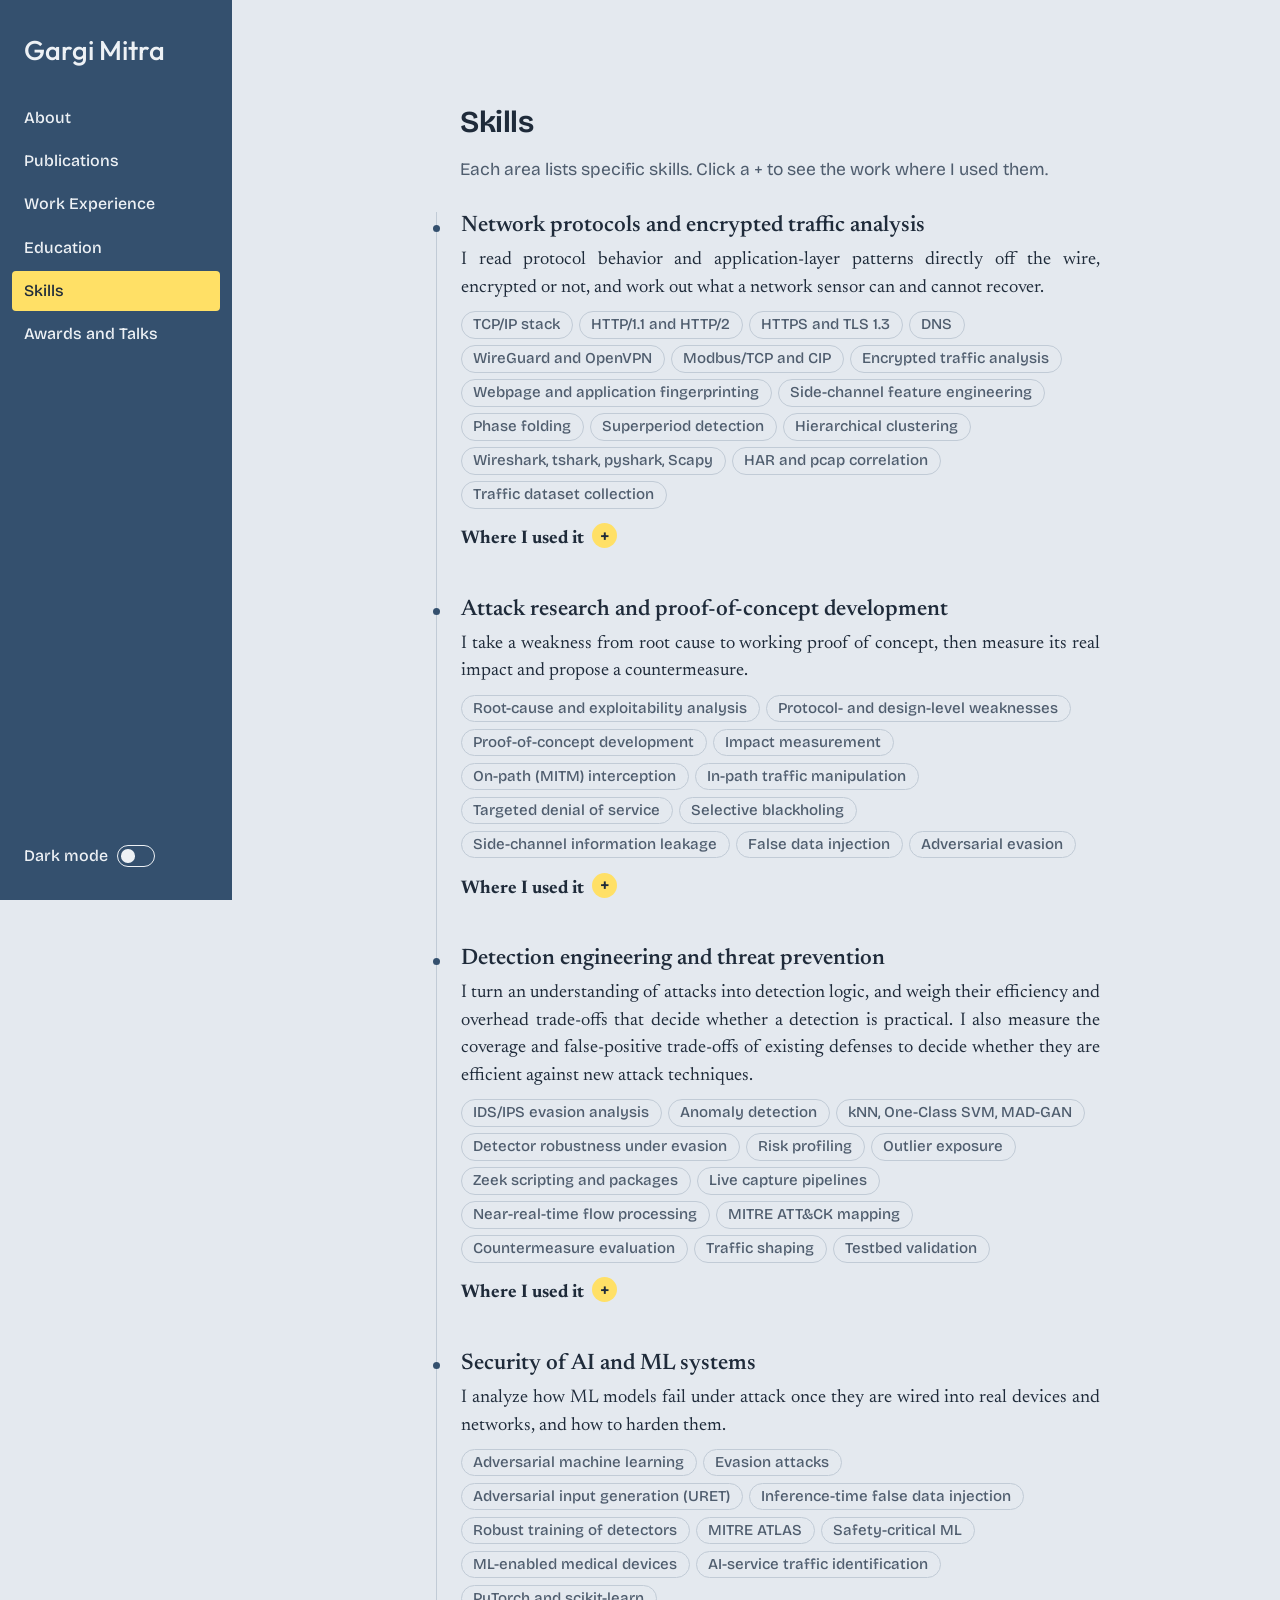
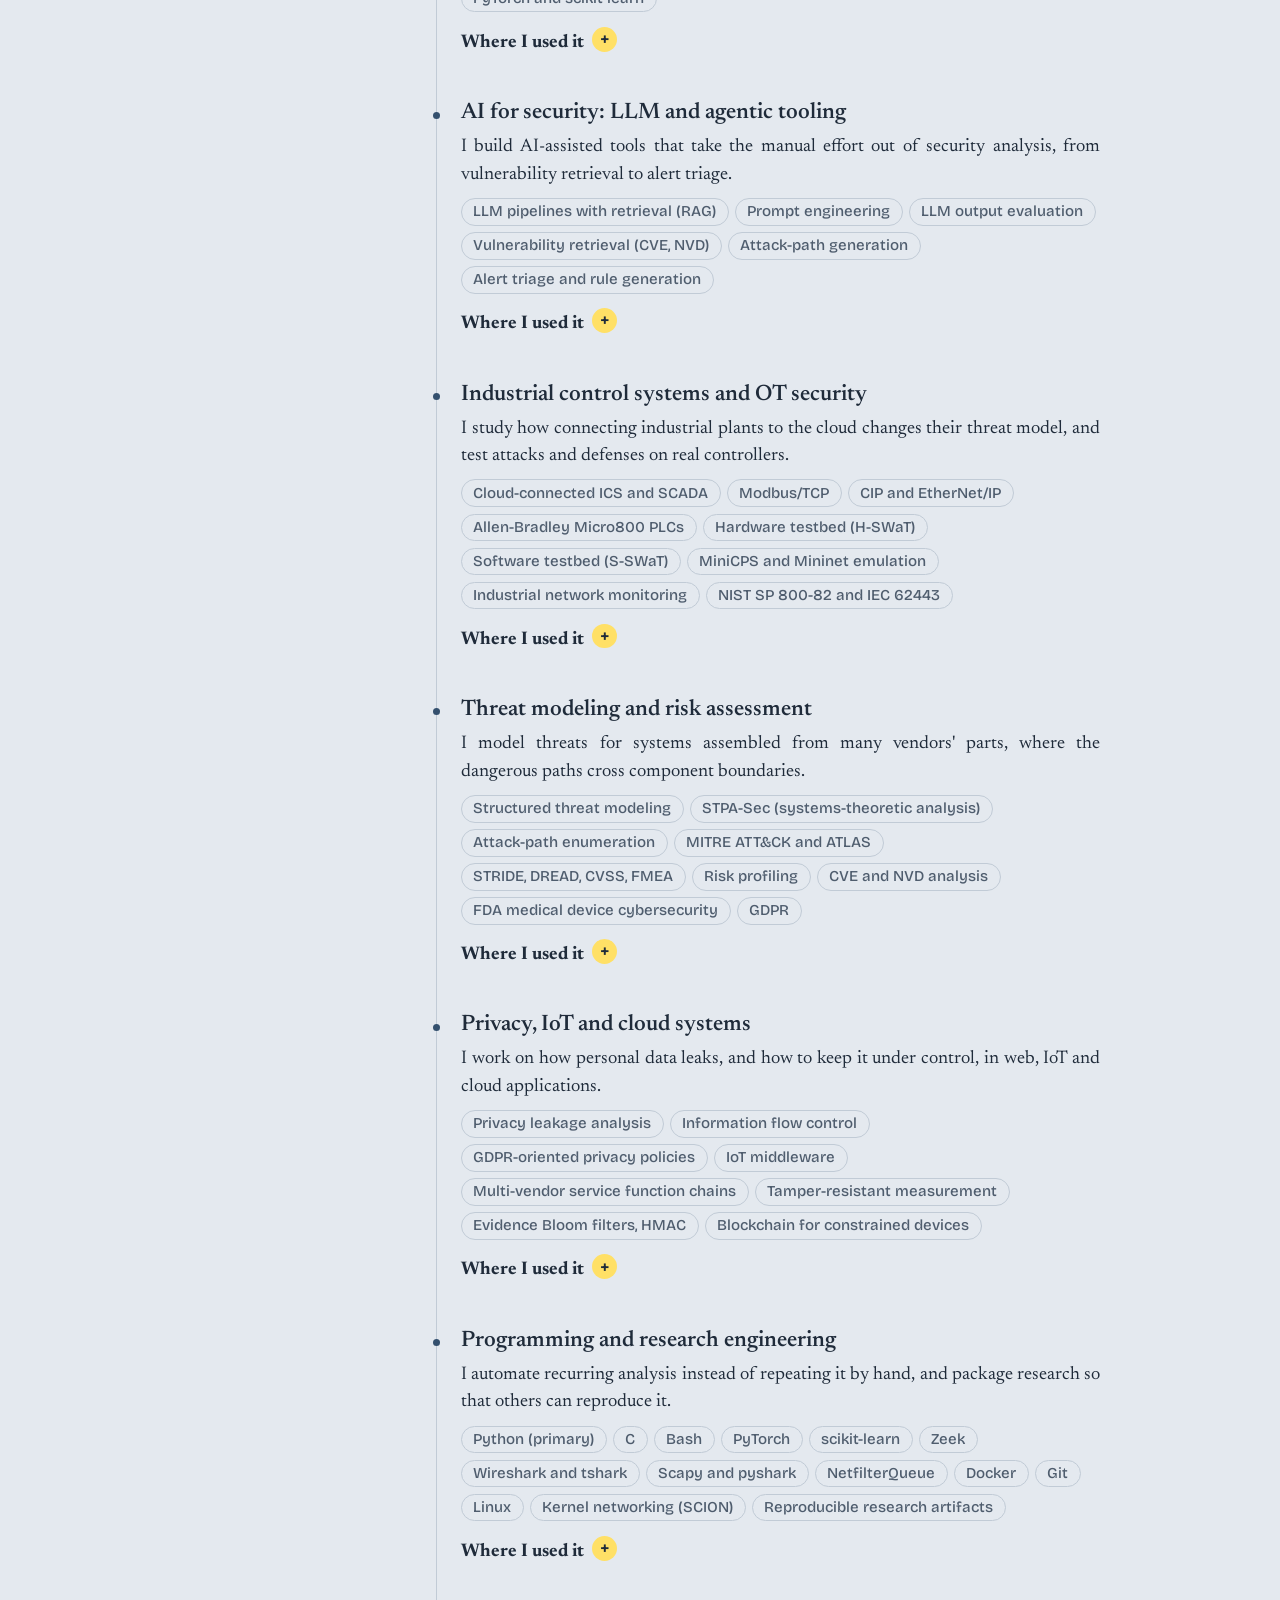
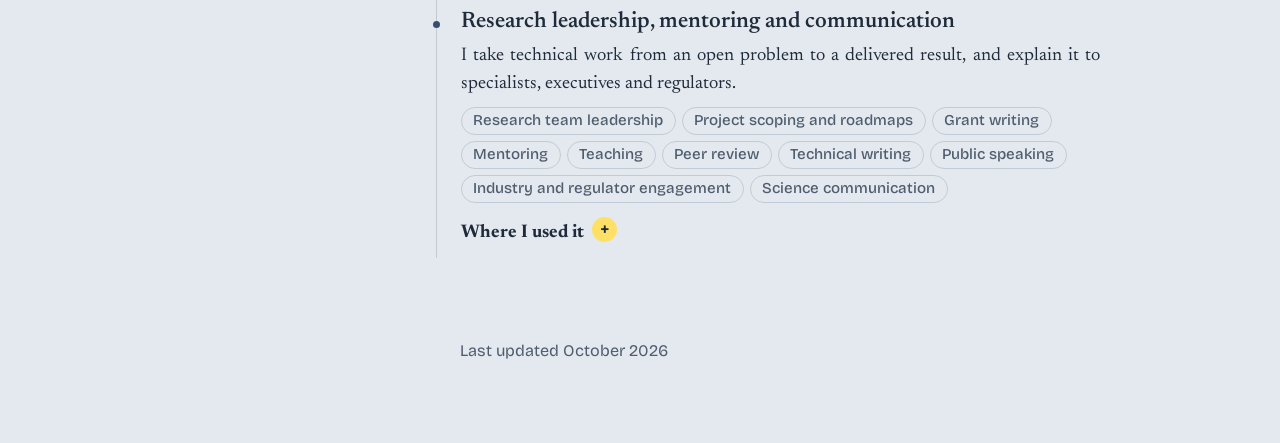
<file: skills.html>
<!DOCTYPE html>
<html lang="en">
<head>
<meta charset="utf-8">
<meta name="viewport" content="width=device-width, initial-scale=1">

<!--
  THE SKILLS PAGE. Editing notes for the whole site are at the top of index.html.
  This page needs style.css and script.js in the same folder.
-->

<!-- EDIT: the browser tab title and the short description search engines show -->
<title>Skills | Gargi Mitra</title>
<meta name="description" content="Skills of Gargi Mitra, systems and network security researcher, with the work that demonstrates each one.">
<meta property="og:title" content="Skills | Gargi Mitra">
<meta property="og:description" content="Skills, with the published work and projects that demonstrate each one.">
<meta property="og:type" content="website">

<!-- Chooses light or dark before the page is drawn: the visitor's own choice
     if they have used the switch before, otherwise their device setting. -->
<script>
(function () {
  var saved = null;
  try { saved = localStorage.getItem('theme'); } catch (e) {}
  var dark = saved === 'dark' || (saved !== 'light' && window.matchMedia('(prefers-color-scheme: dark)').matches);
  document.documentElement.setAttribute('data-theme', dark ? 'dark' : 'light');
})();
</script>

<link rel="preconnect" href="https://fonts.googleapis.com">
<link rel="preconnect" href="https://fonts.gstatic.com" crossorigin>
<link href="https://fonts.googleapis.com/css2?family=Bricolage+Grotesque:opsz,wdth,wght@12..96,75..100,400..800&family=Newsreader:ital,opsz,wght@0,6..72,400..650;1,6..72,400..650&display=swap" rel="stylesheet">
<!-- The font for your name -->
<link href="https://fonts.googleapis.com/css2?family=Outfit:wght@300;400;500;600&display=swap" rel="stylesheet">

<!-- The look of the site. Colours and fonts are at the top of this file. -->
<link rel="stylesheet" href="style.css">
</head>

<!-- class="larger-text" shows this page's text 15% larger. The amount is set near the top of style.css. -->
<body class="larger-text">

<!-- ============================ SIDE PANEL ============================
     This block appears on every page. EDIT: one link per page or section.
     If you add, rename or remove a link, make the same change on every page.
     aria-current="page" marks the page you are on: keep it only on that page's own link. -->
<aside class="sidebar">
  <a class="site-name" href="index.html">Gargi Mitra</a>

  <nav class="nav" aria-label="Site">
    <a href="index.html#about">About</a>
    <a href="papers.html">Publications</a>
    <a href="experience.html">Work Experience</a>
    <a href="education.html">Education</a>
    <a href="skills.html" aria-current="page">Skills</a>
    <a href="awards.html">Awards and Talks</a>
  </nav>

  <!-- The light / dark switch. Nothing to edit. -->
  <button class="theme-switch" type="button" role="switch" aria-checked="false" hidden>
    <span>Dark mode</span>
    <span class="theme-switch-track" aria-hidden="true"><span class="theme-switch-knob"></span></span>
  </button>
</aside>

<div class="page">

  <!-- ============================== SKILLS ============================== -->
  <section id="skills">
    <h2>Skills</h2>
    <!-- EDIT: the instruction shown above the skills list -->
    <p class="hint">Each area lists specific skills. Click a + to see the work where I used them.</p>
    <ul class="timeline">

      <!-- NEW SKILL AREA: copy from this <li class="entry"> down to its closing </li>, paste it where you want it, edit.
           <h3> is the area name. The <p> under it is one sentence on what you can do.
           Each <li> in <ul class="tags"> is one skill.
           Each <li> inside <details> is one piece of work that shows the skill; link it to the page that describes the work. -->
      <li class="entry">
        <span class="when" aria-hidden="true"></span>
        <div class="what">
          <h3>Network protocols and encrypted traffic analysis</h3>
          <p>I read protocol behavior and application-layer patterns directly off the wire, encrypted or not, and work out what a network sensor can and cannot recover.</p>
          <ul class="tags">
            <li>TCP/IP stack</li>
            <li>HTTP/1.1 and HTTP/2</li>
            <li>HTTPS and TLS 1.3</li>
            <li>DNS</li>
            <li>WireGuard and OpenVPN</li>
            <li>Modbus/TCP and CIP</li>
            <li>Encrypted traffic analysis</li>
            <li>Webpage and application fingerprinting</li>
            <li>Side-channel feature engineering</li>
            <li>Phase folding</li>
            <li>Superperiod detection</li>
            <li>Hierarchical clustering</li>
            <li>Wireshark, tshark, pyshark, Scapy</li>
            <li>HAR and pcap correlation</li>
            <li>Traffic dataset collection</li>
          </ul>
          <details class="project">
            <summary><b>Where I used it</b></summary>
            <ul>
              <li><a href="papers.html#ics-sniper">ICS-Sniper</a> (NDSS 2027). Profiled an industrial process from its encrypted traffic alone: extracted features from TLS- and VPN-encapsulated SCADA traffic, recovered control-loop periodicity with phase folding and superperiod detection, and clustered flows to find the packets that matter.</li>
              <li><a href="papers.html#snoopy">Snoopy</a> (IEEE TDSC 2022). Fingerprinted webpages from the sequence of encrypted resource sizes, for every user of a website at once, with about 90% accuracy across browsing contexts.</li>
              <li><a href="papers.html#http2">Depending on HTTP/2 for Privacy? Good Luck!</a> (DSN 2020). The first traffic-analysis attack to defeat HTTP/2 multiplexing.</li>
              <li><a href="papers.html#white-mirror">White Mirror</a> (SIGCOMM 2019). Recovered the choices viewers make in interactive Netflix titles from encrypted traffic, 96% of the time in the worst case, and built the first interactive-video traffic dataset, from 100 viewers.</li>
            </ul>
          </details>
        </div>
      </li>

      <li class="entry">
        <span class="when" aria-hidden="true"></span>
        <div class="what">
          <h3>Attack research and proof-of-concept development</h3>
          <p>I take a weakness from root cause to working proof of concept, then measure its real impact and propose a countermeasure.</p>
          <ul class="tags">
            <li>Root-cause and exploitability analysis</li>
            <li>Protocol- and design-level weaknesses</li>
            <li>Proof-of-concept development</li>
            <li>Impact measurement</li>
            <li>On-path (MITM) interception</li>
            <li>In-path traffic manipulation</li>
            <li>Targeted denial of service</li>
            <li>Selective blackholing</li>
            <li>Side-channel information leakage</li>
            <li>False data injection</li>
            <li>Adversarial evasion</li>
          </ul>
          <details class="project">
            <summary><b>Where I used it</b></summary>
            <ul>
              <li><a href="papers.html#ics-sniper">ICS-Sniper</a> (NDSS 2027). The first targeted blackhole attack on encrypted ICS traffic. From outside the plant perimeter, and without breaking encryption, it drops only the packets a process depends on, using NetfilterQueue on live traffic.</li>
              <li><a href="papers.html#http2">Depending on HTTP/2 for Privacy? Good Luck!</a> (DSN 2020). Built an active on-path adversary that adds jitter, throttles bandwidth and drops packets to force a server to send objects one at a time, which exposes their sizes.</li>
              <li><a href="papers.html#chase">Security risks of AI/ML-enabled connected healthcare systems</a> (CHASE 2024). Showed that adversarial glucose readings injected over a compromised Bluetooth link make a blood glucose management system's ML model mispredict. Success ranged from 44% to 100% depending on the patient.</li>
              <li><a href="papers.html#snoopy">Snoopy</a> and <a href="papers.html#white-mirror">White Mirror</a>. Side-channel attacks that leak user behavior from encrypted traffic without touching either endpoint.</li>
            </ul>
          </details>
        </div>
      </li>

      <li class="entry">
        <span class="when" aria-hidden="true"></span>
        <div class="what">
          <h3>Detection engineering and threat prevention</h3>
          <p>I turn an understanding of attacks into detection logic, and weigh their efficiency and overhead trade-offs that decide whether a detection is practical. I also measure the coverage and false-positive trade-offs of existing defenses to decide whether they are efficient against new attack techniques.</p>
          <ul class="tags">
            <li>IDS/IPS evasion analysis</li>
            <li>Anomaly detection</li>
            <li>kNN, One-Class SVM, MAD-GAN</li>
            <li>Detector robustness under evasion</li>
            <li>Risk profiling</li>
            <li>Outlier exposure</li>
            <li>Zeek scripting and packages</li>
            <li>Live capture pipelines</li>
            <li>Near-real-time flow processing</li>
            <li>MITRE ATT&amp;CK mapping</li>
            <li>Countermeasure evaluation</li>
            <li>Traffic shaping</li>
            <li>Testbed validation</li>
          </ul>
          <details class="project">
            <summary><b>Where I used it</b></summary>
            <ul>
              <li><a href="papers.html#good-ones">Learning from the Good Ones</a> (DSML 2025). A risk-profiling defense that trains anomaly detectors on the data most resilient to attack. Against evasion attacks it raised recall by 27.5% for kNN and 16.8% for One-Class SVM.</li>
              <li><a href="papers.html#ics-sniper">ICS-Sniper</a> (NDSS 2027). Tested the attack against existing anomaly detectors, and evaluated network-layer mitigations such as traffic shaping for their coverage and overhead.</li>
              <li>Zeek and Kitsune network IDS (independent project, in progress). A live pipeline with Zeek for capture and features and Kitsune’s autoencoder ensemble as the detector.</li>
              <li>Detection characteristics framework (independent project, in progress). Uses AI to translate attack tactics and techniques from MITRE ATT&amp;CK and ATLAS into queryable network characteristics, specifying what each detection observes.</li>
            </ul>
          </details>
        </div>
      </li>

      <li class="entry">
        <span class="when" aria-hidden="true"></span>
        <div class="what">
          <h3>Security of AI and ML systems</h3>
          <p>I analyze how ML models fail under attack once they are wired into real devices and networks, and how to harden them.</p>
          <ul class="tags">
            <li>Adversarial machine learning</li>
            <li>Evasion attacks</li>
            <li>Adversarial input generation (URET)</li>
            <li>Inference-time false data injection</li>
            <li>Robust training of detectors</li>
            <li>MITRE ATLAS</li>
            <li>Safety-critical ML</li>
            <li>ML-enabled medical devices</li>
            <li>AI-service traffic identification</li>
            <li>PyTorch and scikit-learn</li>
          </ul>
          <details class="project">
            <summary><b>Where I used it</b></summary>
            <ul>
              <li><a href="papers.html#chase">Security risks of AI/ML-enabled connected healthcare systems</a> (CHASE 2024). Analyzed 20 FDA-approved ML-enabled medical devices, mapped known ML attacks to vulnerabilities in the peripherals they connect to, and demonstrated an end-to-end attack on a blood glucose management system.</li>
              <li><a href="papers.html#sam">SAM</a> (HealthSec 2024). A design-time method that anticipates false data injection attacks on ML-enabled medical devices, applied to two FDA-cleared devices.</li>
              <li><a href="papers.html#systems-theoretic">Systems-Theoretic and Data-Driven Security Analysis</a> (Springer, invited). Extended that analysis with data from FDA and vulnerability databases; 11 of the 15 devices studied were susceptible to false data injection.</li>
              <li><a href="papers.html#good-ones">Learning from the Good Ones</a> (DSML 2025). Hardened DNN-based anomaly detectors against evasion attacks.</li>
            </ul>
          </details>
        </div>
      </li>

      <li class="entry">
        <span class="when" aria-hidden="true"></span>
        <div class="what">
          <h3>AI for security: LLM and agentic tooling</h3>
          <p>I build AI-assisted tools that take the manual effort out of security analysis, from vulnerability retrieval to alert triage.</p>
          <ul class="tags">
            <li>LLM pipelines with retrieval (RAG)</li>
            <li>Prompt engineering</li>
            <li>LLM output evaluation</li>
            <li>Vulnerability retrieval (CVE, NVD)</li>
            <li>Attack-path generation</li>
            <li>Alert triage and rule generation</li>
          </ul>
          <details class="project">
            <summary><b>Where I used it</b></summary>
            <ul>
              <li><a href="papers.html#medaiscout">MedAIScout</a> (Red Teaming GenAI workshop, NeurIPS 2024). A semi-automated pipeline, built on DistilBERT question answering and a locally hosted Llama 3, that reads a medical device's public documentation and retrieves the ML attack literature that applies to it. It found relevant vulnerabilities for four of five devices, in 10 to 20 minutes each.</li>
              <li><a href="papers.html#sam">SAM</a> (HealthSec 2024). Used GPT-4, GPT-4o and Llama 3 to generate attack steps from a system's design and its known vulnerabilities; between 84% and 96% of the generated steps were correct.</li>
              <li>Detection characteristics framework (independent project, in progress). Uses AI to translate attack tactics and techniques from MITRE ATT&amp;CK and ATLAS into queryable network characteristics, specifying what each detection observes.</li>
              <li>Current work. Agentic, self-improving tools that identify vulnerabilities and attacks in networked multi-vendor systems.</li>
            </ul>
          </details>
        </div>
      </li>

      <li class="entry">
        <span class="when" aria-hidden="true"></span>
        <div class="what">
          <h3>Industrial control systems and OT security</h3>
          <p>I study how connecting industrial plants to the cloud changes their threat model, and test attacks and defenses on real controllers.</p>
          <ul class="tags">
            <li>Cloud-connected ICS and SCADA</li>
            <li>Modbus/TCP</li>
            <li>CIP and EtherNet/IP</li>
            <li>Allen-Bradley Micro800 PLCs</li>
            <li>Hardware testbed (H-SWaT)</li>
            <li>Software testbed (S-SWaT)</li>
            <li>MiniCPS and Mininet emulation</li>
            <li>Industrial network monitoring</li>
            <li>NIST SP 800-82 and IEC 62443</li>
          </ul>
          <details class="project">
            <summary><b>Where I used it</b></summary>
            <ul>
              <li><a href="papers.html#ics-sniper">ICS-Sniper</a> (NDSS 2027). Led the five-member, multi-year project. Built hardware and software water-treatment testbeds with Allen-Bradley PLCs, and presented the work at USENIX Security '25 and, by invitation, at Idaho National Laboratory.</li>
              <li><a href="education.html">Mitacs-SICI research internship</a> (2021). Encrypted traffic analysis attacks on Internet-connected industrial control systems.</li>
              <li><a href="awards.html">Eradicator</a> (2017). An integrated defense against cyber attacks on PLC-based industrial control systems. First prize at the Embedded Security Challenge, Cyber Security Awareness Week.</li>
            </ul>
          </details>
        </div>
      </li>

      <li class="entry">
        <span class="when" aria-hidden="true"></span>
        <div class="what">
          <h3>Threat modeling and risk assessment</h3>
          <p>I model threats for systems assembled from many vendors' parts, where the dangerous paths cross component boundaries.</p>
          <ul class="tags">
            <li>Structured threat modeling</li>
            <li>STPA-Sec (systems-theoretic analysis)</li>
            <li>Attack-path enumeration</li>
            <li>MITRE ATT&amp;CK and ATLAS</li>
            <li>STRIDE, DREAD, CVSS, FMEA</li>
            <li>Risk profiling</li>
            <li>CVE and NVD analysis</li>
            <li>FDA medical device cybersecurity</li>
            <li>GDPR</li>
          </ul>
          <details class="project">
            <summary><b>Where I used it</b></summary>
            <ul>
              <li><a href="papers.html#chase">Security risks of AI/ML-enabled connected healthcare systems</a> (CHASE 2024). Evaluated DREAD, STRIDE, FMEA and CVSS on ML-enabled connected medical systems, and showed that they miss risks that appear only when devices from several vendors are combined.</li>
              <li><a href="papers.html#sam">SAM</a> (HealthSec 2024). Brought STPA-Sec, a systems-theoretic security analysis, to ML-enabled medical devices at design time, and automated its most laborious steps.</li>
              <li><a href="papers.html#systems-theoretic">Systems-Theoretic and Data-Driven Security Analysis</a> (Springer, invited). Combined that analysis with FDA device databases and CVE records to support security risk assessment before a device reaches the market.</li>
              <li><a href="experience.html">Postdoctoral work at UBC</a>. Presented the findings to the FDA and to industry executives at Medtronic, GE and Medcrypt.</li>
            </ul>
          </details>
        </div>
      </li>

      <li class="entry">
        <span class="when" aria-hidden="true"></span>
        <div class="what">
          <h3>Privacy, IoT and cloud systems</h3>
          <p>I work on how personal data leaks, and how to keep it under control, in web, IoT and cloud applications.</p>
          <ul class="tags">
            <li>Privacy leakage analysis</li>
            <li>Information flow control</li>
            <li>GDPR-oriented privacy policies</li>
            <li>IoT middleware</li>
            <li>Multi-vendor service function chains</li>
            <li>Tamper-resistant measurement</li>
            <li>Evidence Bloom filters, HMAC</li>
            <li>Blockchain for constrained devices</li>
          </ul>
          <details class="project">
            <summary><b>Where I used it</b></summary>
            <ul>
              <li><a href="papers.html#turnstile">Turnstile</a> (EuroSys 2026). Contributed the privacy research ideas for a hybrid information flow control framework for IoT applications. It found 190 privacy-sensitive data flows in 61 Node-RED applications, against 52 for CodeQL.</li>
              <li><a href="papers.html#immunoplane">ImmunoPlane</a> (IoTDI 2024). Co-authored a middleware that keeps distributed IoT applications running through device failures, recovering within 2 seconds.</li>
              <li><a href="papers.html#infocom">Measuring quality of service in untrusted service chains</a> (INFOCOM 2019). A scheme for verifying quality of service across service chains run by untrusted vendors, built on tamper-resistant evidence Bloom filters. It reached 97% prediction accuracy with about 7 times less storage than hash tables.</li>
              <li><a href="papers.html#approxbc">ApproxBC</a> (IEEE Communications Standards Magazine, 2018). Blockchain designs for devices with very little memory, using 8 times less storage than Merkle trees.</li>
              <li><a href="papers.html#snoopy">Snoopy</a> and <a href="papers.html#white-mirror">White Mirror</a>. Measured how much private behavior leaks from encrypted web and streaming traffic.</li>
            </ul>
          </details>
        </div>
      </li>

      <li class="entry">
        <span class="when" aria-hidden="true"></span>
        <div class="what">
          <h3>Programming and research engineering</h3>
          <p>I automate recurring analysis instead of repeating it by hand, and package research so that others can reproduce it.</p>
          <ul class="tags">
            <li>Python (primary)</li>
            <li>C</li>
            <li>Bash</li>
            <li>PyTorch</li>
            <li>scikit-learn</li>
            <li>Zeek</li>
            <li>Wireshark and tshark</li>
            <li>Scapy and pyshark</li>
            <li>NetfilterQueue</li>
            <li>Docker</li>
            <li>Git</li>
            <li>Linux</li>
            <li>Kernel networking (SCION)</li>
            <li>Reproducible research artifacts</li>
          </ul>
          <details class="project">
            <summary><b>Where I used it</b></summary>
            <ul>
              <li><a href="papers.html#ics-sniper">ICS-Sniper</a> (NDSS 2027). Packet-capture pipelines in pyshark, tshark and Scapy, in-path live flow processing with NetfilterQueue, and an artifact package that covers testbed reproduction, network traces and the analysis algorithms.</li>
              <li><a href="papers.html#sam">SAM</a> and <a href="papers.html#medaiscout">MedAIScout</a>. Python tooling around hosted and locally run LLMs.</li>
              <li>Zeek and Kitsune integration (independent project, in progress). A Python and Zeek integration layer for live interface capture, with Zeek cluster configuration on Ubuntu.</li>
              <li>SCION. Kernel implementation of a secure Internet communication protocol, a collaboration during my PhD.</li>
              <li>DSN 2024. Served on the artifact evaluation committee.</li>
            </ul>
          </details>
        </div>
      </li>

      <li class="entry">
        <span class="when" aria-hidden="true"></span>
        <div class="what">
          <h3>Research leadership, mentoring and communication</h3>
          <p>I take technical work from an open problem to a delivered result, and explain it to specialists, executives and regulators.</p>
          <ul class="tags">
            <li>Research team leadership</li>
            <li>Project scoping and roadmaps</li>
            <li>Grant writing</li>
            <li>Mentoring</li>
            <li>Teaching</li>
            <li>Peer review</li>
            <li>Technical writing</li>
            <li>Public speaking</li>
            <li>Industry and regulator engagement</li>
            <li>Science communication</li>
          </ul>
          <details class="project">
            <summary><b>Where I used it</b></summary>
            <ul>
              <li><a href="experience.html">Team leadership</a>. Led a five-member research team for more than two years, owning scoping, the research roadmap, equipment procurement, testbed setup, experiment planning and publication.</li>
              <li><a href="experience.html">Funding</a>. Co-authored a grant awarded CAD 500K by the National Cybersecurity Consortium of Canada, with quarterly reporting to the funder.</li>
              <li><a href="awards.html">Mentoring and teaching</a>. Mentored 3 graduate students and 12 undergraduates and interns, and received three Star TA awards at IIT Madras.</li>
              <li><a href="awards.html">Peer review</a>. Program committee member for ACM CCS 2024 to 2026 and ASIACCS 2026. ACM CCS 2024 Distinguished Reviewer, in the top 10% of 527 members.</li>
              <li><a href="experience.html">Industry and regulators</a>. Research finding dissemination to security practitioners at Medcrypt, Medtronic and GE, and with the FDA. Organized Birds-of-a-Feather sessions at USENIX Security 2023 and 2025.</li>
              <li><a href="awards.html">Speaking and writing</a>. Invited talks at Idaho National Laboratory and ETS Montreal, a national science-writing award (AWSAR, top 100 of 4,993 entrants), and research covered by WIRED.</li>
            </ul>
          </details>
        </div>
      </li>

    </ul>
  </section>

  <!-- EDIT: change the date whenever you update the page -->
  <p class="foot">Last updated October 2026</p>

</div>

<!-- The behaviour of the site: light / dark switch, paper filter, paper abstracts. -->
<script src="script.js"></script>
</body>
</html>
</file>
<file: style.css>
/*
  The look of every page on the site (every page loads this file).
  Colours and fonts are in the first block; change a value there and every page follows.
*/

  /* ---------- Colours and fonts: change these to restyle the page ---------- */
  :root {
    --paper: #E4E9EF;      /* page background, light blue-gray */
    --bright: #34506E;     /* your name, button, timeline dots, link underlines: steel blue-gray */
    --ink: #1F2B3A;        /* headings and body text, deep slate */
    --muted: #4F5D6E;      /* dates, venues, secondary text */
    --rule: #C1CBD6;       /* the thin vertical line beside dated entries */
    --marker: #FFE066;     /* highlighter yellow */
    --on-marker: #1F2B3A;  /* text colour on top of the highlighter */
    --panel: #34506E;      /* side panel background */
    --on-panel: #EDF1F5;   /* text on the side panel */
    color-scheme: light;

    --display: "Bricolage Grotesque", system-ui, -apple-system, "Segoe UI", sans-serif;
    --text: "Newsreader", Georgia, "Times New Roman", serif;

    --gutter: 9rem;        /* width of the left column that holds the years */
    --spine-gap: 1.5rem;   /* space between the vertical line and the text */
    --sidebar: 14.5rem;    /* width of the side panel */
    --text-scale: 1;       /* text size multiplier: 1 = normal */
  }

  /* Dark mode colours. A visitor gets these when their device is set to dark
     mode, or when they turn on the "Dark mode" switch at the top of the page.
     Anything not listed here (the highlighter, the fonts) stays the same. */
  :root[data-theme="dark"] {
    --paper: #2B3848;      /* deep blue-gray */
    --bright: #EDF1F5;
    --ink: #EDF1F5;
    --muted: #AAB6C3;
    --rule: #455466;
    --panel: #1F2B3A;      /* side panel: a deeper slate than the page */
    color-scheme: dark;
  }

  /* Pages whose <body> has class="larger-text" (Publications, Work Experience) show their text 15% larger.
     Change 1.15 to make it more or less; the side panel is not affected. */
  .larger-text { --text-scale: 1.15; }

  /* ---------- Base ---------- */
  *, *::before, *::after { box-sizing: border-box; }
  html { -webkit-text-size-adjust: 100%; }
  body {
    margin: 0;
    background: var(--paper);
    color: var(--ink);
    font-family: var(--text);
    font-size: calc(1.125rem * var(--text-scale));
    line-height: 1.6;
    font-optical-sizing: auto;
  }
  ::selection { background: var(--marker); color: var(--on-marker); }

  .page {
    max-width: 62rem;
    margin-inline: auto;
    padding: 0 clamp(1.25rem, 5vw, 3.5rem) 4rem;
  }
  /* Home page (<body class="home">): the text area reaches 20% further to the right.
     The left edge stays exactly where it is on the other pages. */
  .home .page {
    max-width: 65.8rem;
    margin-left: max(0px, calc((100% - 62rem) / 2));
    margin-right: auto;
  }

  p { margin-top: 0;
  margin-bottom: 1rem;
  text-align: justify;
  /* -webkit-hyphens: auto; */
  /* hyphens: auto;  */
}

  a {
    color: inherit;
    text-decoration: underline;
    text-decoration-thickness: 1px;
    text-underline-offset: 0.2em;
    text-decoration-color: var(--bright);
    border-radius: 2px;
  }
  a:hover {
    background: var(--marker);
    box-shadow: 0 0 0 0.15em var(--marker);
    color: var(--on-marker);
    text-decoration-color: transparent;
  }
  a:focus-visible { outline: 2px solid var(--bright); outline-offset: 3px; }

  /* ---------- Side panel: your name, the page links and the light / dark switch ---------- */
  body { padding-left: var(--sidebar); }
  .sidebar {
    position: fixed;
    top: 0;
    bottom: 0;
    left: 0;
    width: var(--sidebar);
    display: flex;
    flex-direction: column;
    padding: 2.25rem 1.5rem 1.75rem;
    overflow-y: auto;
    background: var(--panel);
    color: var(--on-panel);
    font-family: var(--display);
    font-size: 1rem;
    font-weight: 500;
  }
  .sidebar a { color: inherit; text-decoration: none; }
  .sidebar a:hover { color: var(--on-marker); }
  .sidebar a:focus-visible,
  .theme-switch:focus-visible { outline: 2px solid var(--marker); outline-offset: 3px; }
  .site-name {
    align-self: flex-start;
    margin-bottom: 2rem;
    font-family: "Outfit", var(--display);
    font-size: 1.7rem;
    line-height: 1.1;
  }
  .nav {
    display: flex;
    flex-direction: column;
    gap: 0.2rem;
    margin-bottom: 2rem;
  }
  .nav a {
    margin: 0 -0.75rem;
    padding: 0.45rem 0.75rem;
    border-radius: 4px;
  }
  .nav a:hover { box-shadow: none; }
  /* The link for the page you are on stays highlighted */
  .nav a[aria-current="page"] { background: var(--marker); color: var(--on-marker); }

  /* ---------- Latest news, in the side panel of the home page ---------- */
  .news {
    --news-soft: color-mix(in srgb, var(--on-panel) 75%, transparent);   /* the heading and the dates */
    --news-line: color-mix(in srgb, var(--on-panel) 26%, transparent);   /* the thin lines */
    display: flex;
    flex-direction: column;
    flex: 1 1 auto;          /* fills the space between the page links and the Dark mode switch */
    min-height: 8.5rem;      /* never shorter than the heading and one item */
    margin-bottom: 0.75rem;
    padding-top: 1.125rem;
    border-top: 1px solid var(--news-line);
  }
  .news-title {
    margin: 0 0 0.45rem;
    font-size: 0.74rem;
    font-weight: 600;
    line-height: 1.3;
    letter-spacing: 0.09em;
    text-transform: uppercase;
    color: var(--news-soft);
  }
  .news-list {
    flex: 1 1 auto;
    min-height: 0;
    overflow-y: auto;        /* a long list scrolls here, so the page links and the switch stay in place */
    margin: 0;
    padding: 0.5rem 0.4rem 1rem 4px;
    list-style: none;
    scrollbar-width: thin;
    scrollbar-color: var(--news-line) transparent;
    /* the list fades out at its top and bottom edges, which shows there is more to scroll to */
    -webkit-mask-image: linear-gradient(to bottom, transparent, #000 0.5rem, #000 calc(100% - 1rem), transparent);
    mask-image: linear-gradient(to bottom, transparent, #000 0.5rem, #000 calc(100% - 1rem), transparent);
  }
  .news-list li {
    position: relative;
    padding: 0 0 1.05rem 0.95rem;
    border-left: 1px solid var(--news-line);
    font-size: 0.875rem;
    font-weight: 400;
    line-height: 1.45;
    overflow-wrap: break-word;
  }
  .news-list li:last-child { padding-bottom: 0; }
  .news-list li::before {
    content: "";
    position: absolute;
    left: -4px;
    top: 0.3rem;
    width: 7px;
    height: 7px;
    border-radius: 50%;
    background: var(--on-panel);
  }
  .news-list li:first-child::before { background: var(--marker); }   /* the newest item gets the yellow dot */
  .news-date {
    display: block;
    margin-bottom: 0.1rem;
    font-size: 0.76rem;
    font-weight: 600;
    letter-spacing: 0.03em;
    font-variant-numeric: tabular-nums;
    color: var(--news-soft);
  }
  .news a { text-decoration: underline; text-decoration-thickness: 1px; text-decoration-color: var(--news-soft); }
  .news a:hover { text-decoration-color: transparent; }

  /* ---------- ICS-Sniper in the media: a box below Latest news, its article cards scrolling upward ---------- */
  .media {
    --news-soft: color-mix(in srgb, var(--on-panel) 75%, transparent);   /* same soft colours as Latest news */
    --news-line: color-mix(in srgb, var(--on-panel) 26%, transparent);
    display: flex;
    flex-direction: column;
    flex: 1 1 auto;          /* takes the free space in the panel... */
    min-height: 8.5rem;      /* on short screens it shrinks, but never below the heading and about one article */
    margin-bottom: 0.75rem;
    padding-top: 1.125rem;
    border-top: 1px solid var(--news-line);
  }
  .news:has(+ .media) { flex: 0 1 auto; }   /* ...so it sits right under the news instead of at the bottom of the panel */
  .media .news-title { margin-bottom: 0.6rem; }
  .media-box {
    --media-bg: color-mix(in srgb, var(--on-panel) 6%, var(--panel));   /* a shade lighter than the panel */
    position: relative;
    flex: 1 1 0;
    min-height: 5.5rem;
    max-height: 26rem;       /* on very tall screens the box stops growing */
    overflow-y: auto;        /* without scrolling motion, visitors scroll the box themselves */
    border: 1px solid var(--news-line);
    border-radius: 6px;
    background: var(--media-bg);
    scrollbar-width: thin;
    scrollbar-color: var(--news-line) transparent;
  }
  .media-list {
    display: flex;
    flex-direction: column;
    gap: 0.5rem;               /* space between two cards */
    margin: 0;
    padding: 0.5rem;
    list-style: none;
  }
  .media-box.is-moving .media-list { padding-block: 0.25rem; }   /* keeps the gap between the last card and the repeated first card the same */
  .media-list a {              /* one card */
    display: block;
    padding: 0.6rem 0.7rem 0.65rem;
    border-radius: 5px;
    background: color-mix(in srgb, var(--on-panel) 11%, var(--panel));
    color: inherit;
    text-decoration: none;
  }
  .media-list a:hover { background: var(--marker); color: var(--on-marker); box-shadow: none; }   /* on hover the whole card turns yellow */
  .media-outlet {
    display: block;
    margin-bottom: 0.3rem;
    font-size: 0.68rem;
    font-weight: 600;
    line-height: 1.25;
    letter-spacing: 0.07em;
    text-transform: uppercase;
    color: var(--news-soft);
  }
  .media-headline {
    font-size: 0.82rem;
    font-weight: 400;
    line-height: 1.38;
    display: -webkit-box;    /* at most five lines; a longer headline ends in "..." */
    -webkit-box-orient: vertical;
    -webkit-line-clamp: 5;
    line-clamp: 5;
    overflow: hidden;
  }
  .media-list a:hover .media-outlet { color: var(--on-marker); }
  /* Scrolling: script.js adds class="is-moving" and a second copy of the list. The speed is set in script.js. */
  .media-box.is-moving { overflow: hidden; }
  /* the articles fade in at the bottom edge of the box and out at the top */
  .media-box.is-moving::before,
  .media-box.is-moving::after {
    content: "";
    position: absolute;
    left: 0;
    right: 0;
    z-index: 1;
    height: 0.9rem;
    pointer-events: none;
  }
  .media-box.is-moving::before { top: 0; background: linear-gradient(var(--media-bg), transparent); }
  .media-box.is-moving::after { bottom: 0; background: linear-gradient(transparent, var(--media-bg)); }
  .media-box.is-moving .media-track { animation: media-scroll var(--media-time, 40s) linear infinite; }
  .media-box.is-moving:hover .media-track,
  .media-box.is-moving:focus-within .media-track { animation-play-state: paused; }   /* stops while the mouse is over it or an article has keyboard focus */
  @keyframes media-scroll { to { transform: translateY(-50%); } }

  /* ---------- Light / dark switch, at the bottom of the side panel ---------- */
  .theme-switch {
    display: inline-flex;
    align-items: center;
    align-self: flex-start;
    gap: 0.55rem;
    margin-top: auto;
    padding: 0.2rem 0;
    font: inherit;
    color: inherit;
    background: none;
    border: 0;
    border-radius: 999px;
    cursor: pointer;
  }
  .theme-switch[hidden] { display: none; }
  .theme-switch-track {
    position: relative;
    width: 2.4rem;
    height: 1.35rem;
    border: 1px solid currentColor;
    border-radius: 999px;
  }
  .theme-switch-knob {
    position: absolute;
    top: 50%;
    left: 0.2rem;
    width: 0.85rem;
    height: 0.85rem;
    margin-top: -0.425rem;
    border-radius: 50%;
    background: currentColor;
    transition: transform 0.15s ease;
  }
  .theme-switch[aria-checked="true"] .theme-switch-track {
    background: var(--marker);
    border-color: var(--marker);
  }
  .theme-switch[aria-checked="true"] .theme-switch-knob {
    background: var(--on-marker);
    transform: translateX(1.05rem);
  }

  /* ---------- Name and introduction ---------- */
  .hero h1 {
    font-family: "Outfit", var(--display);
    font-size: clamp(2.6rem, calc((100vw - var(--sidebar)) * 0.092), 6.2rem);   /* scales with the space beside the side panel */
    font-weight: 500;
    /* font-stretch: 85%; */
    line-height: 0.92;
    /* letter-spacing: 0.03em; */
    margin: 0;
    color: var(--bright);
    flex: 1 1 min-content;   /* a long name wraps beside the photo before it drops below it */
    text-wrap: balance;
  }

  /* Photo and name side by side */
  .name-row {
    display: flex;
    flex-wrap: wrap;
    align-items: center;
    gap: 1rem var(--spine-gap);
    margin: clamp(3rem, 9vw, 6rem) 0 clamp(1.75rem, 4vw, 2.75rem);
  }
  .intro-text { margin-left: 0; max-width: calc(var(--gutter) + 36rem); }   /* starts at the photo's left edge */

  /* The photo sits in the left column, where the years sit further down */
  .photo {
    position: relative;
    flex: none;
    width: calc(var(--gutter) - var(--spine-gap));
    aspect-ratio: 4 / 5;
    border-radius: 4px;
    overflow: hidden;
  }
  .photo-empty {
    position: absolute;
    inset: 0;
    display: grid;
    place-items: center;
    padding: 0.5rem;
    border: 1px dashed var(--muted);
    border-radius: 4px;
    font-family: var(--display);
    font-size: 0.82rem;
    font-weight: 500;
    line-height: 1.25;
    text-align: center;
    color: var(--muted);
  }
  .photo img {
    position: absolute;
    inset: 0;
    width: 100%;
    height: 100%;
    object-fit: cover;
  }

  .lede {
    font-size: clamp(1.3rem, 2.4vw, 1.6rem);
    line-height: 1.35;
    margin-bottom: 1.25rem;
  }
  /* The background line under your role: smaller and grey, so it supports the role line without competing with it */
  .background {
    margin-top: -0.7rem;
    margin-bottom: 1.25rem;
    font-family: var(--display);
    font-size: 0.95rem;
    color: var(--muted);
    text-align: left;
  }
  .status {
    display: flex;           /* the yellow box and the email sit side by side, and stack on narrow screens */
    flex-wrap: wrap;
    align-items: center;
    gap: 0.5rem 1.25rem;
    font-family: var(--display);
    font-size: 1rem;
    font-weight: 500;
    margin-bottom: 0;
  }
  .email-text { white-space: nowrap; }   /* the email beside the yellow box stays on one line */
  .marker {
    background: linear-gradient(var(--marker), var(--marker)) no-repeat left center / 100% 100%;
    color: var(--on-marker);
    padding: 0.15em 0.45em;   /* the yellow box starts flush with the photo's left edge */
    -webkit-box-decoration-break: clone;
    box-decoration-break: clone;
    animation: swipe 0.7s 0.35s cubic-bezier(0.2, 0.7, 0.2, 1) both;
  }
  @keyframes swipe {
    from { background-size: 0% 100%; color: var(--ink); }
  }

  .contact-links {
    display: flex;
    flex-wrap: wrap;
    align-items: center;
    gap: 0.6rem 1.5rem;
    margin-top: 2rem;
    font-family: var(--display);
    font-size: 1rem;
    font-weight: 500;
  }
  a.button {
    display: inline-block;
    padding: 0.6rem 1.1rem;
    background: var(--bright);
    color: var(--paper);
    text-decoration: none;
    border-radius: 4px;
  }
  a.button:hover { background: var(--marker); color: var(--on-marker); box-shadow: none; }
  /* The two CV buttons sit together; the second is an outlined version of the first */
  .cv-buttons { display: inline-flex; flex-wrap: wrap; gap: 0.6rem; }
  a.button.button-outline { background: transparent; color: var(--bright); box-shadow: inset 0 0 0 1.5px var(--bright); }
  a.button.button-outline:hover { background: var(--marker); color: var(--on-marker); box-shadow: none; }

  /* ---------- Sections ---------- */
  section { margin-top: clamp(4rem, 9vw, 6.5rem); scroll-margin-top: 2rem; }
  /* Less space above "About" than above the other sections. Raise or lower these numbers to adjust it. */
  #about { margin-top: clamp(2rem, 4.5vw, 3rem); }
  /* "About" starts at the photo's left edge and keeps the same right edge as the other sections; its text is 10% larger */
  #about > * { margin-left: 0; max-width: calc((var(--gutter) + 40rem) * 1.2); }   /* 1.2 = 20% wider than the other sections */
  #about p { font-size: 1.2375rem; }
  section > :not(.timeline) { margin-left: var(--gutter); max-width: 40rem; }

  h2 {
    font-family: var(--display);
    font-size: calc(1.65rem * var(--text-scale));
    font-weight: 650;
    line-height: 1.2;
    letter-spacing: -0.015em;
    margin-top: 0;
    margin-bottom: 1.75rem;
  }

  /* ---------- Dated entries: papers, experience, education, awards ---------- */
  .timeline { list-style: none; margin: 0; padding: 0; }
  .entry {
    display: grid;
    grid-template-columns: calc(var(--gutter) - var(--spine-gap)) minmax(0, 1fr);
    align-items: baseline;
  }
  .when {
    font-family: var(--display);
    font-size: calc(0.92rem * var(--text-scale));
    font-weight: 500;
    line-height: 1.3;
    color: var(--muted);
    font-variant-numeric: tabular-nums;
    padding-right: 1rem;
  }
  .what {
    position: relative;
    border-left: 1px solid var(--rule);
    padding: 0 0 2.25rem var(--spine-gap);
    max-width: calc(40rem + var(--spine-gap));
  }
  .what::before {
    content: "";
    position: absolute;
    left: -4px;
    top: 0.6em;
    width: 7px;
    height: 7px;
    border-radius: 50%;
    background: var(--bright);
  }
  .entry:last-child .what { padding-bottom: 0.25rem; }

  .what h3 {
    font-family: var(--text);
    font-size: calc(1.22rem * var(--text-scale));
    font-weight: 560;
    line-height: 1.3;
    margin: 0 0 0.3rem;
    text-wrap: pretty;
  }
  .what p { font-size: calc(1rem * var(--text-scale)); line-height: 1.5; margin-bottom: 0.3rem; }
  .who b { font-weight: 650; }
  .where { color: var(--muted); }
  .entry-links {
    display: flex;
    flex-wrap: wrap;
    gap: 0.25rem 1.1rem;
    margin-top: 0.5rem;
    font-family: var(--display);
    font-size: calc(0.9rem * var(--text-scale));
    font-weight: 500;
  }

  /* ---------- Paper tags and the filter above the paper list ---------- */
  .entry[hidden] { display: none; }

  .tags {
    list-style: none;
    display: flex;
    flex-wrap: wrap;
    gap: 0.4rem;
    margin: 0.6rem 0 0;
    padding: 0;
  }
  .tag,
  .tags:not(.is-live) li {
    font-family: var(--display);
    font-size: calc(0.82rem * var(--text-scale));
    font-weight: 500;
    line-height: 1.3;
    color: var(--muted);
    background: none;
    border: 1px solid var(--rule);
    border-radius: 999px;
    padding: 0.2em 0.75em;
  }
  .tags.is-live li { display: flex; }
  .tag { cursor: pointer; }
  .tag:hover { color: var(--bright); border-color: var(--bright); }
  .tag:focus-visible { outline: 2px solid var(--bright); outline-offset: 2px; }
  .filter {
    display: flex;
    flex-wrap: wrap;
    align-items: center;
    gap: 0.5rem;
    margin-top: -0.5rem;
    margin-bottom: 2rem;
  }
  .filter .tag { font-size: calc(0.92rem * var(--text-scale)); padding: 0.4em 0.95em; color: var(--ink); }

  /* The chosen tag gets the highlighter, in the filter row and on each paper */
  .tag[aria-pressed="true"],
  .filter .tag[aria-pressed="true"] {
    background: var(--marker);
    border-color: var(--marker);
    color: var(--on-marker);
  }
  .filter-status {
    margin: 0 0 0 0.4rem;
    font-family: var(--display);
    font-size: calc(0.88rem * var(--text-scale));
    color: var(--muted);
  }

  /* ---------- Paper abstracts: shown when a paper's title is clicked ---------- */
  .abstract {
    margin-top: 0.75rem;
    padding-left: 1rem;
    border-left: 2px solid var(--rule);
  }
  /* The yellow + / − circle that opens a hidden panel: paper abstracts and project details */
  #papers h3 a[aria-expanded]::after,
  .project summary::after {
    content: "+";
    display: inline-flex;
    align-items: center;
    justify-content: center;
    width: 1.35em;
    height: 1.35em;
    margin-left: 0.45em;
    border-radius: 50%;
    background: var(--marker);
    color: var(--on-marker);
    font-family: var(--display);
    font-size: calc(1rem * var(--text-scale));
    font-weight: 600;
    line-height: 1;
    vertical-align: 0.08em;
  }
  #papers h3 a[aria-expanded="true"]::after,
  .project[open] summary::after { content: "\2212"; }
  /* Hovering a paper title turns the title yellow, so its circle swaps colours to stay visible */
  #papers h3 a[aria-expanded]:hover::after { background: var(--on-marker); color: var(--marker); }

  /* Skills page: space between the skill chips and the "Where I used it" panel */
  .tags + .project { margin-top: 0.9rem; }
  /* A paper opened from a link on another page (for example from Skills) is scrolled into view with its title highlighted */
  .entry { scroll-margin-top: 1.5rem; }
  .entry:target h3 a { background: var(--marker); color: var(--on-marker); box-shadow: 0 0 0 0.15em var(--marker); text-decoration-color: transparent; }
  #papers .entry:target h3 a[aria-expanded]::after { background: var(--on-marker); color: var(--marker); }

  /* Projects inside an experience entry: the bullet points show when the + is clicked */
  .project { margin-bottom: 0.45rem; font-size: calc(1rem * var(--text-scale)); line-height: 1.5; }
  .project summary { list-style: none; cursor: pointer; }
  .project summary::-webkit-details-marker { display: none; }
  .project summary:focus-visible { outline: 2px solid var(--bright); outline-offset: 3px; border-radius: 2px; }
  .project ul {
    margin: 0.6rem 0 1rem;
    padding-left: 1.8rem;
    list-style: disc;
    border-left: 2px solid var(--rule);
  }
  .project li { margin-bottom: 0.3rem; }
  /* The one-line instruction above the paper list */
  .hint {
    margin-top: -0.75rem;
    margin-bottom: 1.75rem;
    font-family: var(--display);
    font-size: calc(0.95rem * var(--text-scale));
    color: var(--muted);
    text-align: left;
  }

  /* ---------- Skills ---------- */
  .skills {
    display: grid;
    grid-template-columns: 9rem minmax(0, 1fr);
    gap: 0.6rem 1.5rem;
    margin-top: 0;
    margin-bottom: 0;
  }
  .skills dt { font-family: var(--display); font-size: 0.95rem; font-weight: 600; line-height: 1.9; }
  .skills dd { margin: 0; }

  /* ---------- Contact and footer ---------- */
  .email {
    color: var(--bright);
    font-family: var(--display);
    font-size: clamp(1.4rem, 4vw, 2.2rem);
    font-weight: 600;
    letter-spacing: -0.02em;
    line-height: 1.2;
    overflow-wrap: anywhere;
  }
  .foot {
    margin-top: 5rem;
    margin-left: var(--gutter);
    font-family: var(--display);
    font-size: calc(0.88rem * var(--text-scale));
    color: var(--muted);
  }
  .home .foot { margin-left: 0; }   /* on the home page, "Last updated" lines up with the left edge of About */

  /* ---------- Narrower screens: the side panel becomes a bar across the top ---------- */
  @media (max-width: 60rem) {
    :root { --sidebar: 0rem; }
    body { padding-left: 0; }
    .sidebar {
      position: static;
      width: auto;
      flex-direction: row;
      flex-wrap: wrap;
      align-items: center;
      gap: 0.5rem 1.25rem;
      padding: 0.9rem clamp(1.25rem, 5vw, 3.5rem);
      overflow: visible;
    }
    .site-name { order: 1; align-self: center; margin-bottom: 0; font-size: 1.35rem; }
    .theme-switch { order: 2; align-self: center; margin: 0 0 0 auto; }
    .nav {
      order: 3;
      flex: 1 1 100%;
      flex-direction: row;
      flex-wrap: wrap;
      gap: 0.15rem 0.3rem;
      margin: 0 0 0 -0.6rem;
    }
    .nav a { margin: 0; padding: 0.3rem 0.6rem; }
    /* Latest news in the top bar: only the newest item, on one compact line */
    .news {
      order: 4;
      flex: 1 1 100%;
      flex-direction: row;
      flex-wrap: wrap;
      align-items: baseline;
      gap: 0.2rem 0.9rem;
      min-height: 0;
      margin: 0.2rem 0 0;
      padding-top: 0.7rem;
    }
    .news-title { margin: 0; }
    .news-list { flex: 1 1 14rem; overflow: visible; padding: 0; -webkit-mask-image: none; mask-image: none; }
    .news-list li { padding: 0; border-left: 0; }
    .news-list li::before { display: none; }
    .news-list li + li { display: none; }
    .news-date { display: inline; margin: 0 0.4rem 0 0; }
    /* ICS-Sniper in the media in the top bar: a shorter box across the full width */
    .media { order: 5; flex: 1 1 100%; min-height: 0; margin: 0.2rem 0 0.3rem; padding-top: 0.7rem; }
    .media-box { flex: none; height: 5.75rem; min-height: 0; }
    .media-outlet { margin-bottom: 0.15rem; }
    .media-headline { -webkit-line-clamp: 2; line-clamp: 2; }
  }

  /* ---------- Phones ---------- */
  @media (max-width: 44rem) {
    :root { --gutter: 0rem; }
    .name-row { column-gap: 1rem; }
    .photo { width: 5.5rem; }
    .entry {
      display: block;
      position: relative;
      border-left: 1px solid var(--rule);
      padding: 0 0 2rem 1.1rem;
    }
    .entry:last-child { padding-bottom: 0.25rem; }
    .entry::before {
      content: "";
      position: absolute;
      left: -4px;
      top: 0.4rem;
      width: 7px;
      height: 7px;
      border-radius: 50%;
      background: var(--bright);
    }
    #skills .entry::before { top: 0.75rem; }   /* skill areas have no year line, so the dot sits beside the area name */
    .when { display: block; margin-bottom: 0.2rem; padding-right: 0; }
    .what { border-left: 0; padding: 0; max-width: none; }
    .what::before { display: none; }
    .entry:last-child .what { padding-bottom: 0; }
    .skills { grid-template-columns: 1fr; gap: 0; }
    .skills dd { margin-bottom: 0.9rem; }
  }

  /* ---------- Motion and print ---------- */
  @media (prefers-reduced-motion: no-preference) {
    html { scroll-behavior: smooth; }
  }
  @media (prefers-reduced-motion: reduce) {
    .marker { animation: none; }
    .theme-switch-knob { transition: none; }
  }
  @media print {
    :root, :root[data-theme="dark"] { --paper: #fff; --bright: #000; --ink: #000; --muted: #444; --rule: #999; --marker: #fff; --on-marker: #000; }
    body { font-size: 11pt; padding-left: 0; }
    .sidebar, a.button, .filter { display: none; }
    .marker { animation: none; padding: 0; margin: 0; }
    .entry { break-inside: avoid; }
    section { margin-top: 2.5rem; }
  }
</file>
